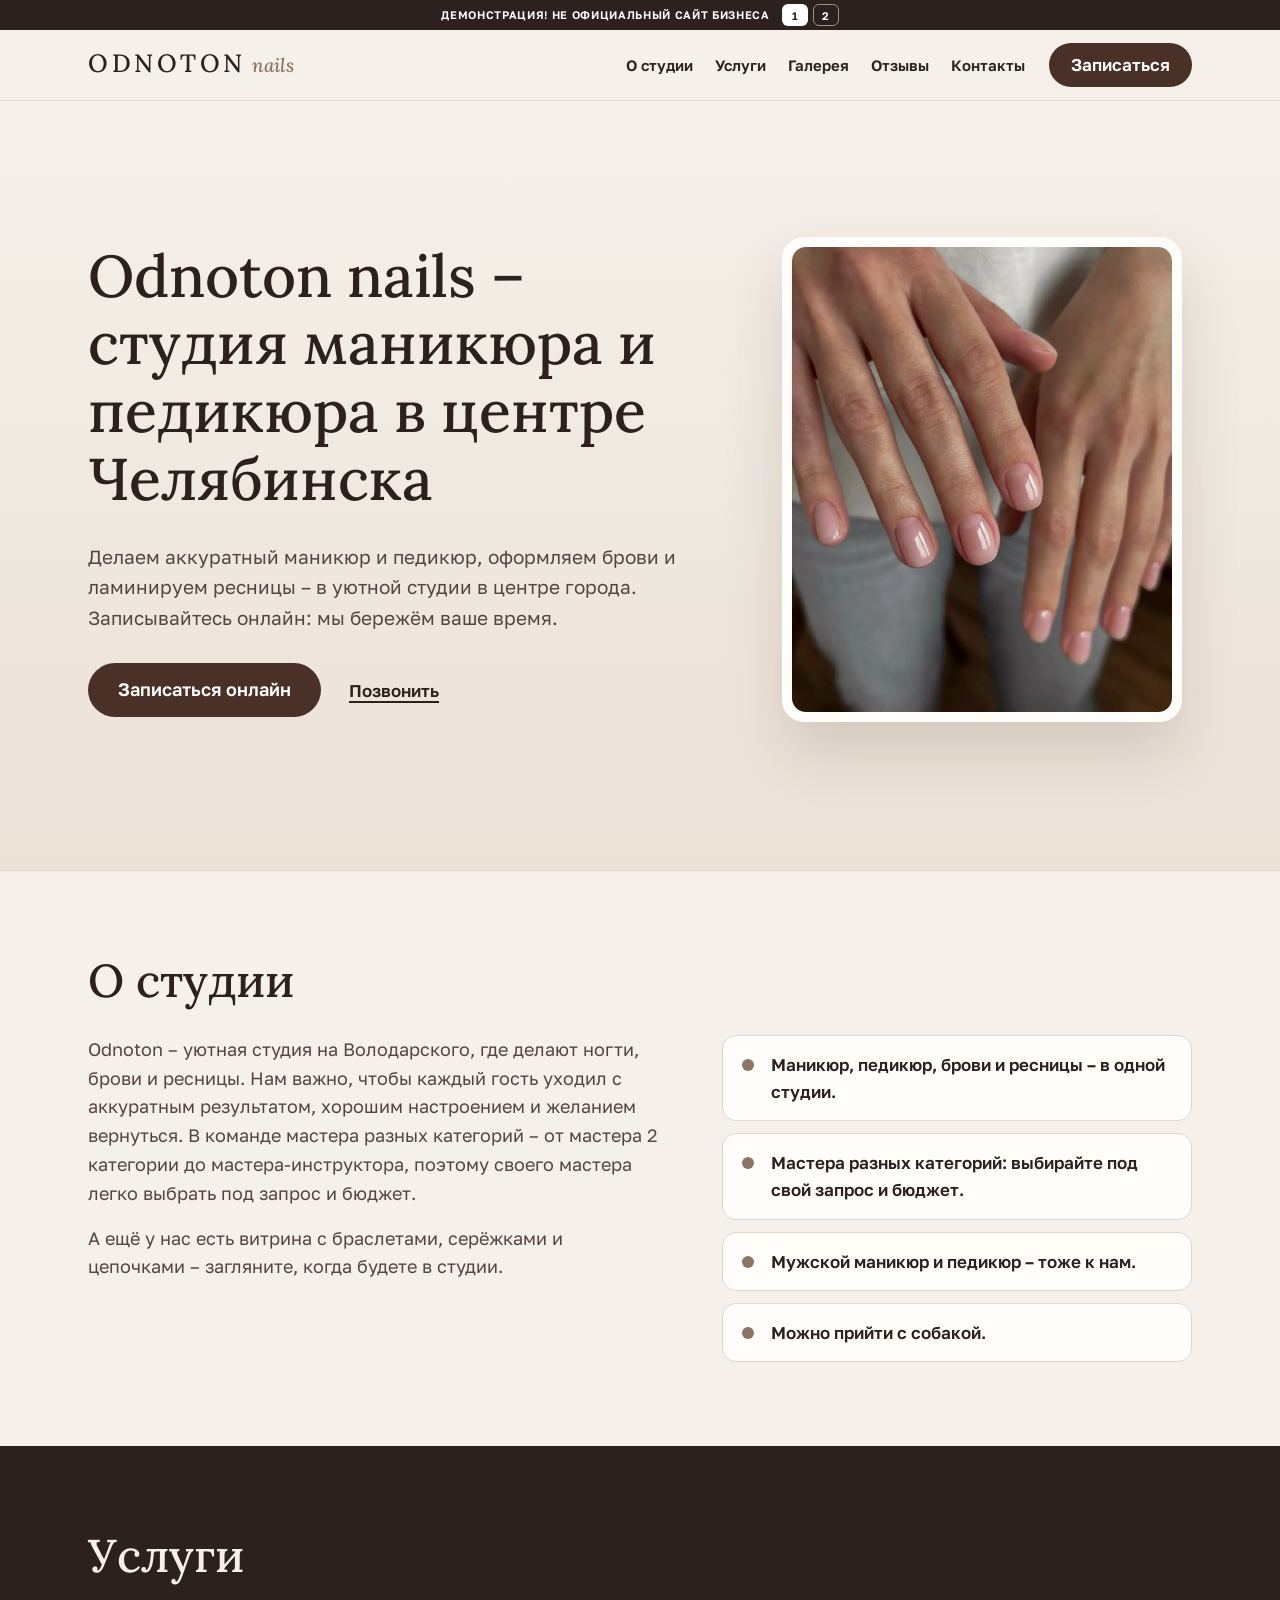
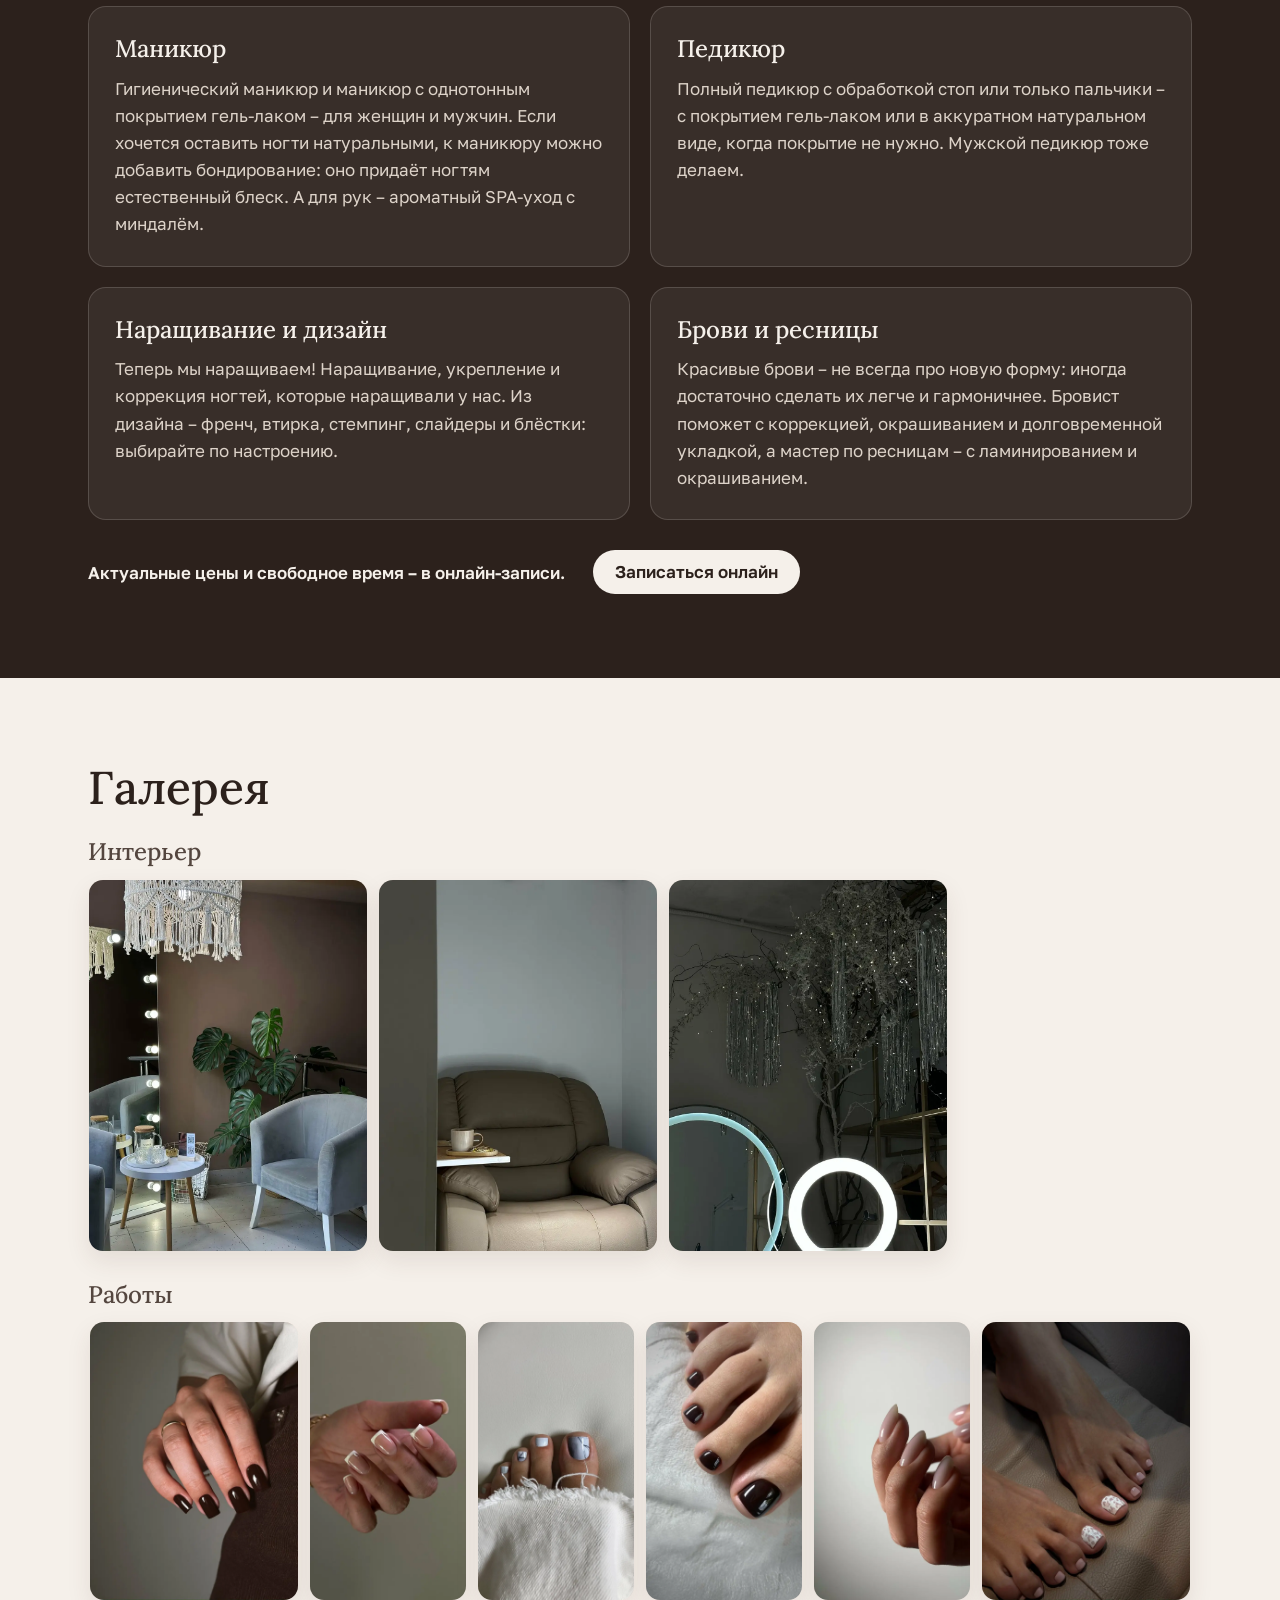
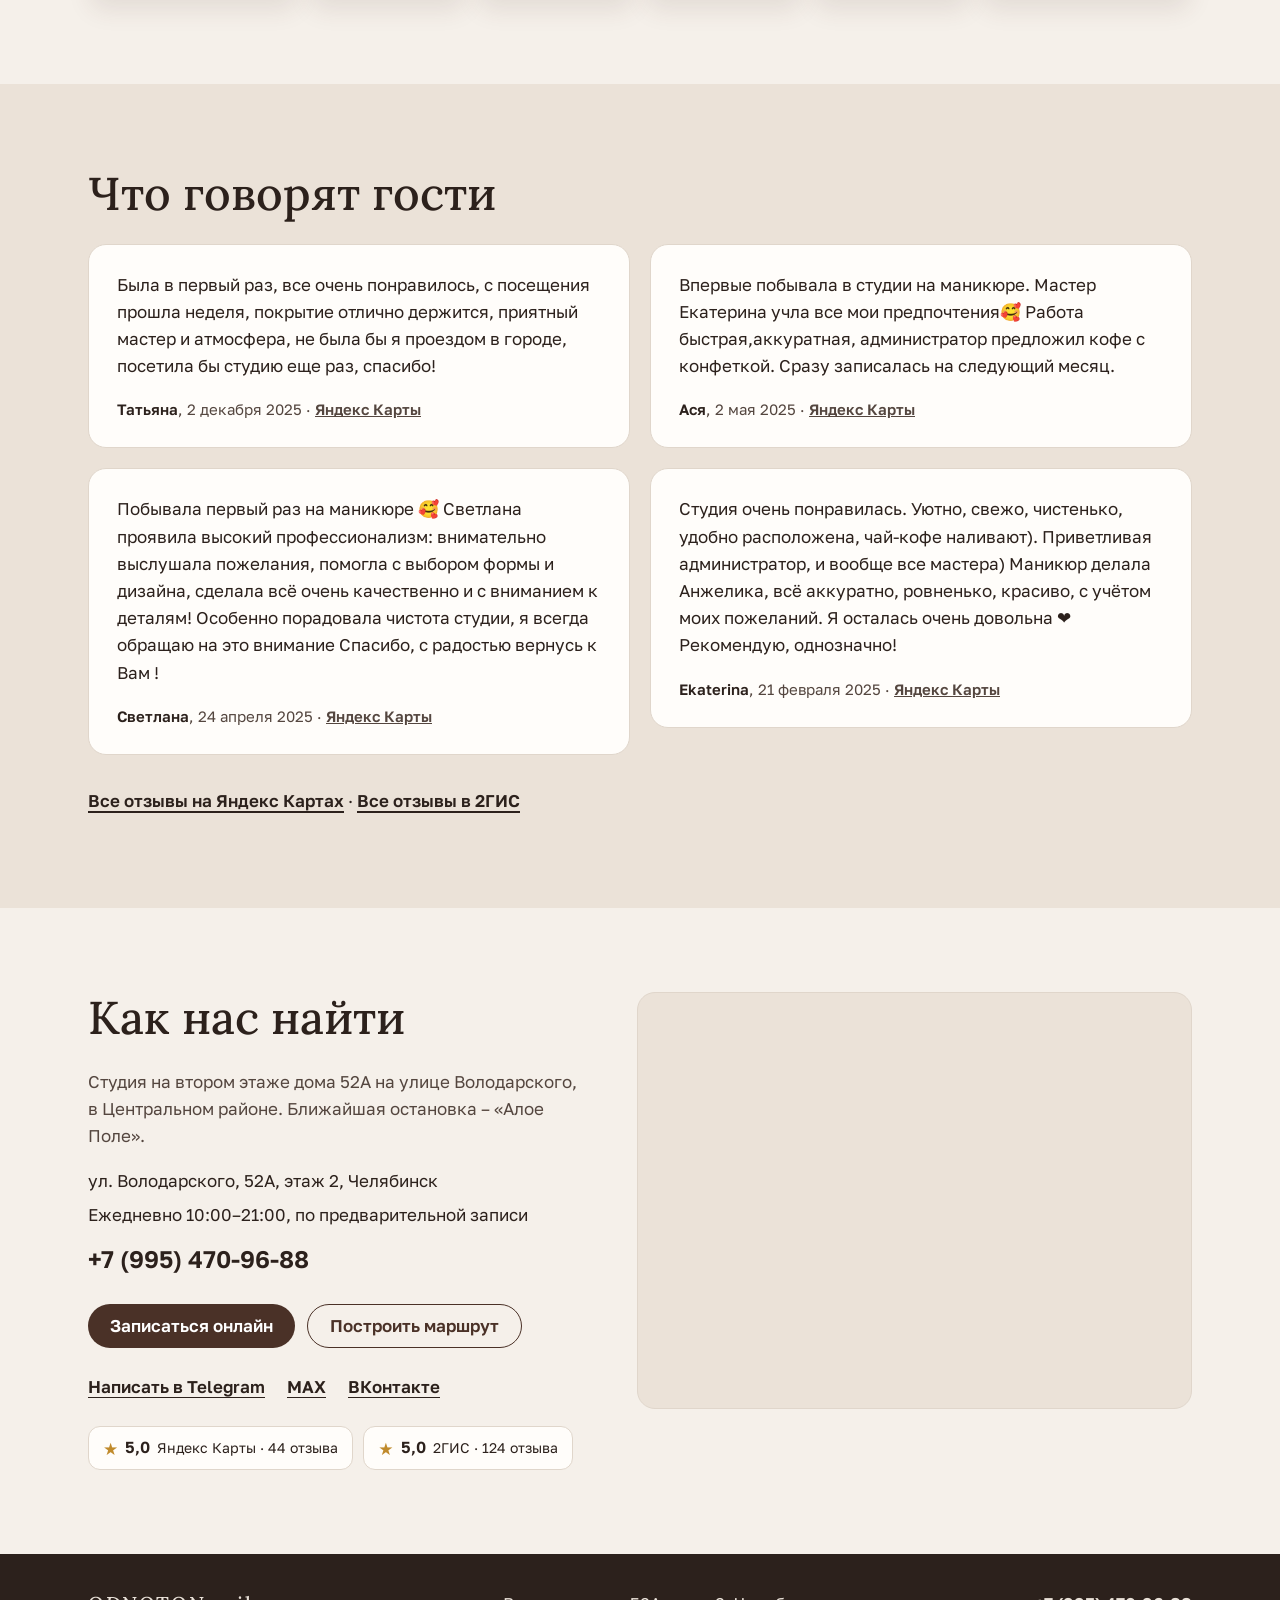
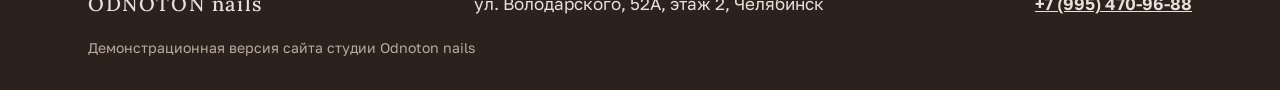
<file: index.html>
<!doctype html>
<html lang="ru">
<head>
<meta charset="utf-8">
<meta name="viewport" content="width=device-width, initial-scale=1.0">
<meta name="robots" content="noindex, nofollow">
<title>Odnoton nails · студия маникюра и педикюра в Челябинске</title>
<meta name="description" content="Odnoton nails · студия маникюра и педикюра в центре Челябинска: маникюр, педикюр, наращивание, брови и ресницы. Ул. Володарского, 52А, онлайн-запись.">
<meta name="theme-color" content="#4a3127">

<link rel="icon" sizes="any" href="logos/favicon.ico">
<link rel="icon" type="image/png" sizes="32x32" href="logos/favicon-32x32.png">
<link rel="apple-touch-icon" sizes="180x180" href="logos/apple-touch-icon.png">
<link rel="preload" href="fonts/golos-cyr-400.woff2" as="font" type="font/woff2" crossorigin>
<link rel="preload" href="fonts/lora-cyr-500.woff2" as="font" type="font/woff2" crossorigin>
<link rel="stylesheet" href="css/fonts.css">
<link rel="stylesheet" href="css/styles.css">
</head>
<body>
<div class="fixedtop" id="fixedtop">
  <div class="strip">
    <p class="strip__msg">ДЕМОНСТРАЦИЯ! НЕ ОФИЦИАЛЬНЫЙ САЙТ БИЗНЕСА</p>
    <nav class="strip__ver" aria-label="Версии сайта"><a href="./" aria-current="page">1</a><a href="v2/">2</a></nav>
  </div>
  <header class="bar">
    <div class="bar__in shell">
      <a class="sign" href="#top"><span class="sign__name">ODNOTON</span> <span class="sign__nails">nails</span></a>
      <nav class="nav" aria-label="Разделы">
        <a href="#about">О студии</a>
        <a href="#services">Услуги</a>
        <a href="#gallery">Галерея</a>
        <a href="#reviews">Отзывы</a>
        <a href="#contacts">Контакты</a>
      </nav>
      <a class="btn btn--main bar__cta" href="https://n1072020.yclients.ru/" target="_blank" rel="noopener">Записаться</a>
      <button class="toggle" type="button" aria-expanded="false" aria-controls="drawer" aria-label="Открыть меню"><span class="toggle__lines" aria-hidden="true"></span></button>
    </div>
    <nav class="drawer" id="drawer" aria-label="Меню" hidden>
      <a href="#about">О студии</a>
      <a href="#services">Услуги</a>
      <a href="#gallery">Галерея</a>
      <a href="#reviews">Отзывы</a>
      <a href="#contacts">Контакты</a>
    </nav>
  </header>
</div>
<div class="fixedtop-gap" aria-hidden="true"></div>

<main id="top">
  <section class="hero" aria-labelledby="hero-title">
    <div class="shell hero__grid">
      <div class="hero__copy">
        <h1 id="hero-title">Odnoton nails – студия маникюра и педикюра в центре Челябинска</h1>
        <p class="hero__lead">Делаем аккуратный маникюр и педикюр, оформляем брови и ламинируем ресницы – в уютной студии в центре города. Записывайтесь онлайн: мы бережём ваше время.</p>
        <div class="hero__actions">
          <a class="btn btn--main btn--big" href="https://n1072020.yclients.ru/" target="_blank" rel="noopener">Записаться онлайн</a>
          <a class="link link--strong" href="tel:+79954709688">Позвонить</a>
        </div>
      </div>
      <figure class="hero__photo"><img src="img/w06.webp" alt="Короткие натуральные ногти с нюдово-розовым глянцем" width="982" height="1200" fetchpriority="high" decoding="async"></figure>
    </div>
  </section>

  <section class="block about" id="about" aria-labelledby="about-title">
    <div class="shell about__grid">
      <h2 id="about-title">О студии</h2>
      <div class="about__copy">
        <p>Odnoton – уютная студия на Володарского, где делают ногти, брови и ресницы. Нам важно, чтобы каждый гость уходил с аккуратным результатом, хорошим настроением и желанием вернуться. В команде мастера разных категорий – от мастера 2 категории до мастера-инструктора, поэтому своего мастера легко выбрать под запрос и бюджет.</p>
        <p>А ещё у нас есть витрина с браслетами, серёжками и цепочками – загляните, когда будете в студии.</p>
      </div>
      <ul class="points">
        <li>Маникюр, педикюр, брови и ресницы – в одной студии.</li>
        <li>Мастера разных категорий: выбирайте под свой запрос и бюджет.</li>
        <li>Мужской маникюр и педикюр – тоже к нам.</li>
        <li>Можно прийти с собакой.</li>
      </ul>
    </div>
  </section>

  <section class="block services" id="services" aria-labelledby="services-title">
    <div class="shell">
      <h2 id="services-title">Услуги</h2>
      <ul class="cards">
        <li class="card"><h3>Маникюр</h3><p>Гигиенический маникюр и маникюр с однотонным покрытием гель-лаком – для женщин и мужчин. Если хочется оставить ногти натуральными, к маникюру можно добавить бондирование: оно придаёт ногтям естественный блеск. А для рук – ароматный SPA-уход с миндалём.</p></li>
        <li class="card"><h3>Педикюр</h3><p>Полный педикюр с обработкой стоп или только пальчики – с покрытием гель-лаком или в аккуратном натуральном виде, когда покрытие не нужно. Мужской педикюр тоже делаем.</p></li>
        <li class="card"><h3>Наращивание и дизайн</h3><p>Теперь мы наращиваем! Наращивание, укрепление и коррекция ногтей, которые наращивали у нас. Из дизайна – френч, втирка, стемпинг, слайдеры и блёстки: выбирайте по настроению.</p></li>
        <li class="card"><h3>Брови и ресницы</h3><p>Красивые брови – не всегда про новую форму: иногда достаточно сделать их легче и гармоничнее. Бровист поможет с коррекцией, окрашиванием и долговременной укладкой, а мастер по ресницам – с ламинированием и окрашиванием.</p></li>
      </ul>
      <div class="services__after">
        <p>Актуальные цены и свободное время – в онлайн-записи.</p>
        <a class="btn btn--main" href="https://n1072020.yclients.ru/" target="_blank" rel="noopener">Записаться онлайн</a>
      </div>
    </div>
  </section>

  <section class="block gallery" id="gallery" aria-labelledby="gallery-title">
    <div class="shell">
      <h2 id="gallery-title">Галерея</h2>
      <h3 class="gallery__sub">Интерьер</h3>
      <ul class="jrow jrow--place">
        <li class="jrow__item" style="--r:0.7500"><img src="img/i01.webp" alt="Зона ожидания: макраме-люстра, зеркало с лампами, монстера и серые кресла" width="900" height="1200" loading="lazy" decoding="async"></li>
        <li class="jrow__item" style="--r:0.7500"><img src="img/i02.webp" alt="Коричневое кожаное кресло для педикюра и чашка на белой полке" width="900" height="1200" loading="lazy" decoding="async"></li>
        <li class="jrow__item" style="--r:0.7500"><img src="img/i03.webp" alt="Белые ветки с гирляндой, круглое зеркало с голубой подсветкой и кольцевая лампа" width="900" height="1200" loading="lazy" decoding="async"></li>
      </ul>
      <h3 class="gallery__sub">Работы</h3>
      <ul class="jrow jrow--works">
        <li class="jrow__item" style="--r:0.7500"><img src="img/w01.webp" alt="Глянцевый тёмно-шоколадный маникюр на квадратных ногтях и золотое кольцо" width="900" height="1200" loading="lazy" decoding="async"></li>
        <li class="jrow__item" style="--r:0.5625"><img src="img/w02.webp" alt="Классический френч на квадратных ногтях и золотой браслет" width="675" height="1200" loading="lazy" decoding="async"></li>
        <li class="jrow__item" style="--r:0.5625"><img src="img/w03.webp" alt="Педикюр светлым серо-голубым с мраморным дизайном на большом пальце" width="675" height="1200" loading="lazy" decoding="async"></li>
        <li class="jrow__item" style="--r:0.5625"><img src="img/w05.webp" alt="Педикюр глянцевым тёмно-шоколадным покрытием" width="675" height="1200" loading="lazy" decoding="async"></li>
        <li class="jrow__item" style="--r:0.5625"><img src="img/w07.webp" alt="Длинный миндаль в лилово-бежевом нюде" width="675" height="1200" loading="lazy" decoding="async"></li>
        <li class="jrow__item" style="--r:0.7500"><img src="img/w08.webp" alt="Нюдово-розовый педикюр с леопардовым дизайном на больших пальцах" width="900" height="1200" loading="lazy" decoding="async"></li>
      </ul>
    </div>
  </section>

  <section class="block reviews" id="reviews" aria-labelledby="reviews-title">
    <div class="shell">
      <h2 id="reviews-title">Что говорят гости</h2>
      <div class="reviews__grid">
        <figure class="review">
          <blockquote><p>Была в первый раз, все очень понравилось, с посещения прошла неделя, покрытие отлично держится, приятный мастер и атмосфера, не была бы я проездом в городе, посетила бы студию еще раз, спасибо!</p></blockquote>
          <figcaption><span class="review__name">Татьяна</span>, <time>2 декабря 2025</time> · <a href="https://yandex.com/maps/org/odnoton/241678157441/reviews/" target="_blank" rel="noopener">Яндекс Карты</a></figcaption>
        </figure>
        <figure class="review">
          <blockquote><p>Впервые побывала в студии на маникюре. Мастер Екатерина учла все мои предпочтения🥰 Работа быстрая,аккуратная, администратор предложил кофе с конфеткой. Сразу записалась на следующий месяц.</p></blockquote>
          <figcaption><span class="review__name">Ася</span>, <time>2 мая 2025</time> · <a href="https://yandex.com/maps/org/odnoton/241678157441/reviews/" target="_blank" rel="noopener">Яндекс Карты</a></figcaption>
        </figure>
        <figure class="review">
          <blockquote><p>Побывала первый раз на маникюре 🥰 Светлана проявила высокий профессионализм: внимательно выслушала пожелания, помогла с выбором формы и дизайна, сделала всё очень качественно и с вниманием к деталям! Особенно порадовала чистота студии, я всегда обращаю на это внимание Спасибо, с радостью вернусь к Вам !</p></blockquote>
          <figcaption><span class="review__name">Светлана</span>, <time>24 апреля 2025</time> · <a href="https://yandex.com/maps/org/odnoton/241678157441/reviews/" target="_blank" rel="noopener">Яндекс Карты</a></figcaption>
        </figure>
        <figure class="review">
          <blockquote><p>Студия очень понравилась. Уютно, свежо, чистенько, удобно расположена, чай-кофе наливают). Приветливая администратор, и вообще все мастера) Маникюр делала Анжелика, всё аккуратно, ровненько, красиво, с учётом моих пожеланий. Я осталась очень довольна ❤️ Рекомендую, однозначно!</p></blockquote>
          <figcaption><span class="review__name">Ekaterina</span>, <time>21 февраля 2025</time> · <a href="https://yandex.com/maps/org/odnoton/241678157441/reviews/" target="_blank" rel="noopener">Яндекс Карты</a></figcaption>
        </figure>
      </div>
      <p class="reviews__all"><a class="link" href="https://yandex.com/maps/org/odnoton/241678157441/reviews/" target="_blank" rel="noopener">Все отзывы на Яндекс Картах</a> · <a class="link" href="https://2gis.ru/chelyabinsk/firm/70000001062032199/tab/reviews" target="_blank" rel="noopener">Все отзывы в 2ГИС</a></p>
    </div>
  </section>

  <section class="block contacts" id="contacts" aria-labelledby="contacts-title">
    <div class="shell contacts__grid">
      <div class="contacts__info">
        <h2 id="contacts-title">Как нас найти</h2>
        <p class="contacts__text">Студия на втором этаже дома 52А на улице Володарского, в Центральном районе. Ближайшая остановка – «Алое Поле».</p>
        <address class="nap">
          <p class="nap__addr">ул. Володарского, 52А, этаж 2, Челябинск</p>
          <p class="nap__hours">Ежедневно 10:00–21:00, по предварительной записи</p>
          <p class="nap__phone"><a href="tel:+79954709688">+7 (995) 470-96-88</a></p>
        </address>
        <div class="contacts__actions">
          <a class="btn btn--main" href="https://n1072020.yclients.ru/" target="_blank" rel="noopener">Записаться онлайн</a>
          <a class="btn btn--line" href="https://yandex.ru/maps/?rtext=~55.159098%2C61.386342&amp;rtt=auto" target="_blank" rel="noopener">Построить маршрут</a>
        </div>
        <ul class="messengers" aria-label="Мессенджеры и соцсети">
          <li><a href="https://t.me/odnoton_nails" target="_blank" rel="noopener">Написать в Telegram</a></li>
          <li><a href="https://max.ru/u/f9LHodD0cOILDPqGywq41IpcS8ZGbB5AzgMk-qd-EidRZAxZUDkzLFovgJs" target="_blank" rel="noopener">MAX</a></li>
          <li><a href="https://vk.com/odnoton_nails" target="_blank" rel="noopener">ВКонтакте</a></li>
        </ul>
        <div class="badges">
          <a class="badge" href="https://yandex.com/maps/org/odnoton/241678157441/reviews/" target="_blank" rel="noopener"><span class="badge__star" aria-hidden="true">★</span><strong>5,0</strong><span>Яндекс Карты · 44 отзыва</span></a>
          <a class="badge" href="https://2gis.ru/chelyabinsk/firm/70000001062032199/tab/reviews" target="_blank" rel="noopener"><span class="badge__star" aria-hidden="true">★</span><strong>5,0</strong><span>2ГИС · 124 отзыва</span></a>
        </div>
      </div>
      <div class="contacts__map" id="map"><iframe src="https://yandex.ru/map-widget/v1/org/odnoton/241678157441/" title="Odnoton nails на карте" loading="lazy" allowfullscreen></iframe></div>
    </div>
  </section>
</main>

<footer class="foot">
  <div class="shell foot__row">
    <p class="foot__name">ODNOTON nails</p>
    <p class="foot__addr">ул. Володарского, 52А, этаж 2, Челябинск</p>
    <p><a class="foot__phone" href="tel:+79954709688">+7 (995) 470-96-88</a></p>
  </div>
  <div class="shell"><p class="foot__demo">Демонстрационная версия сайта студии Odnoton nails</p></div>
</footer>

<script src="js/chrome.js" defer></script>
</body>
</html>
</file>
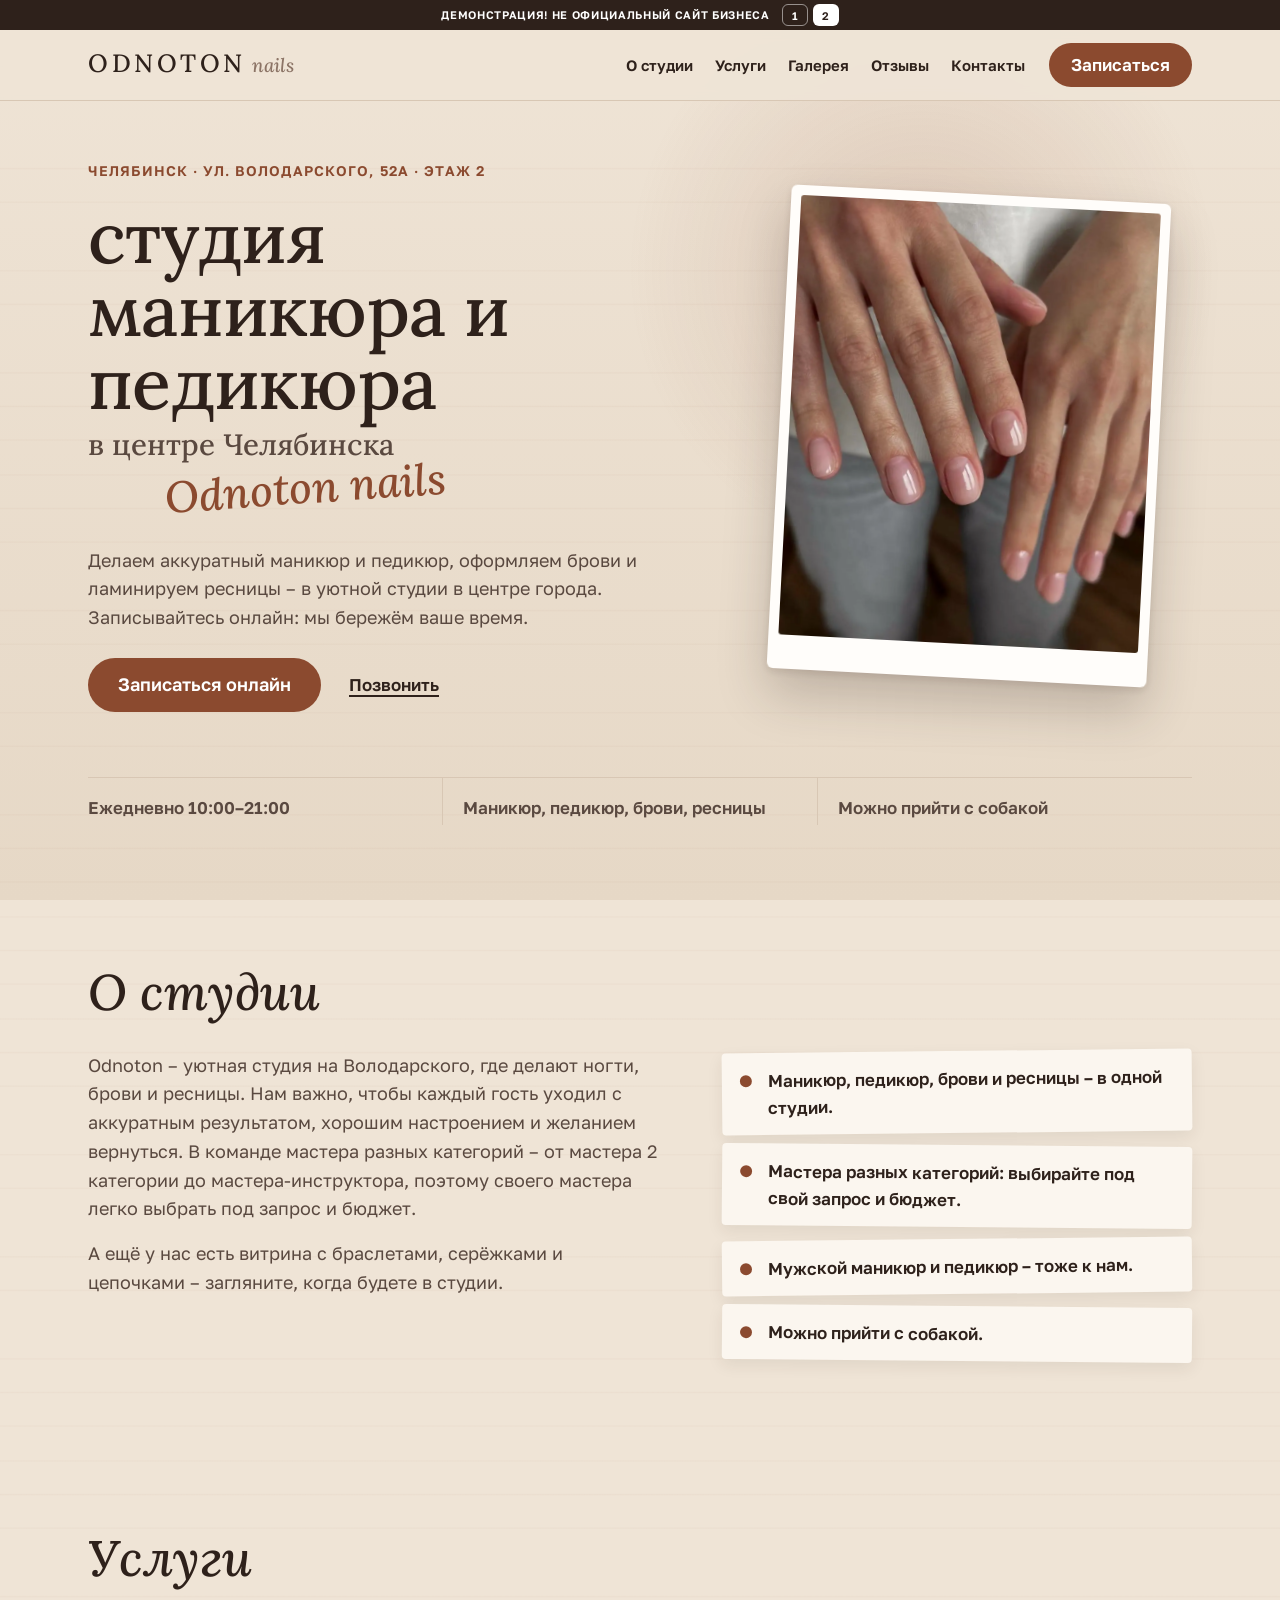
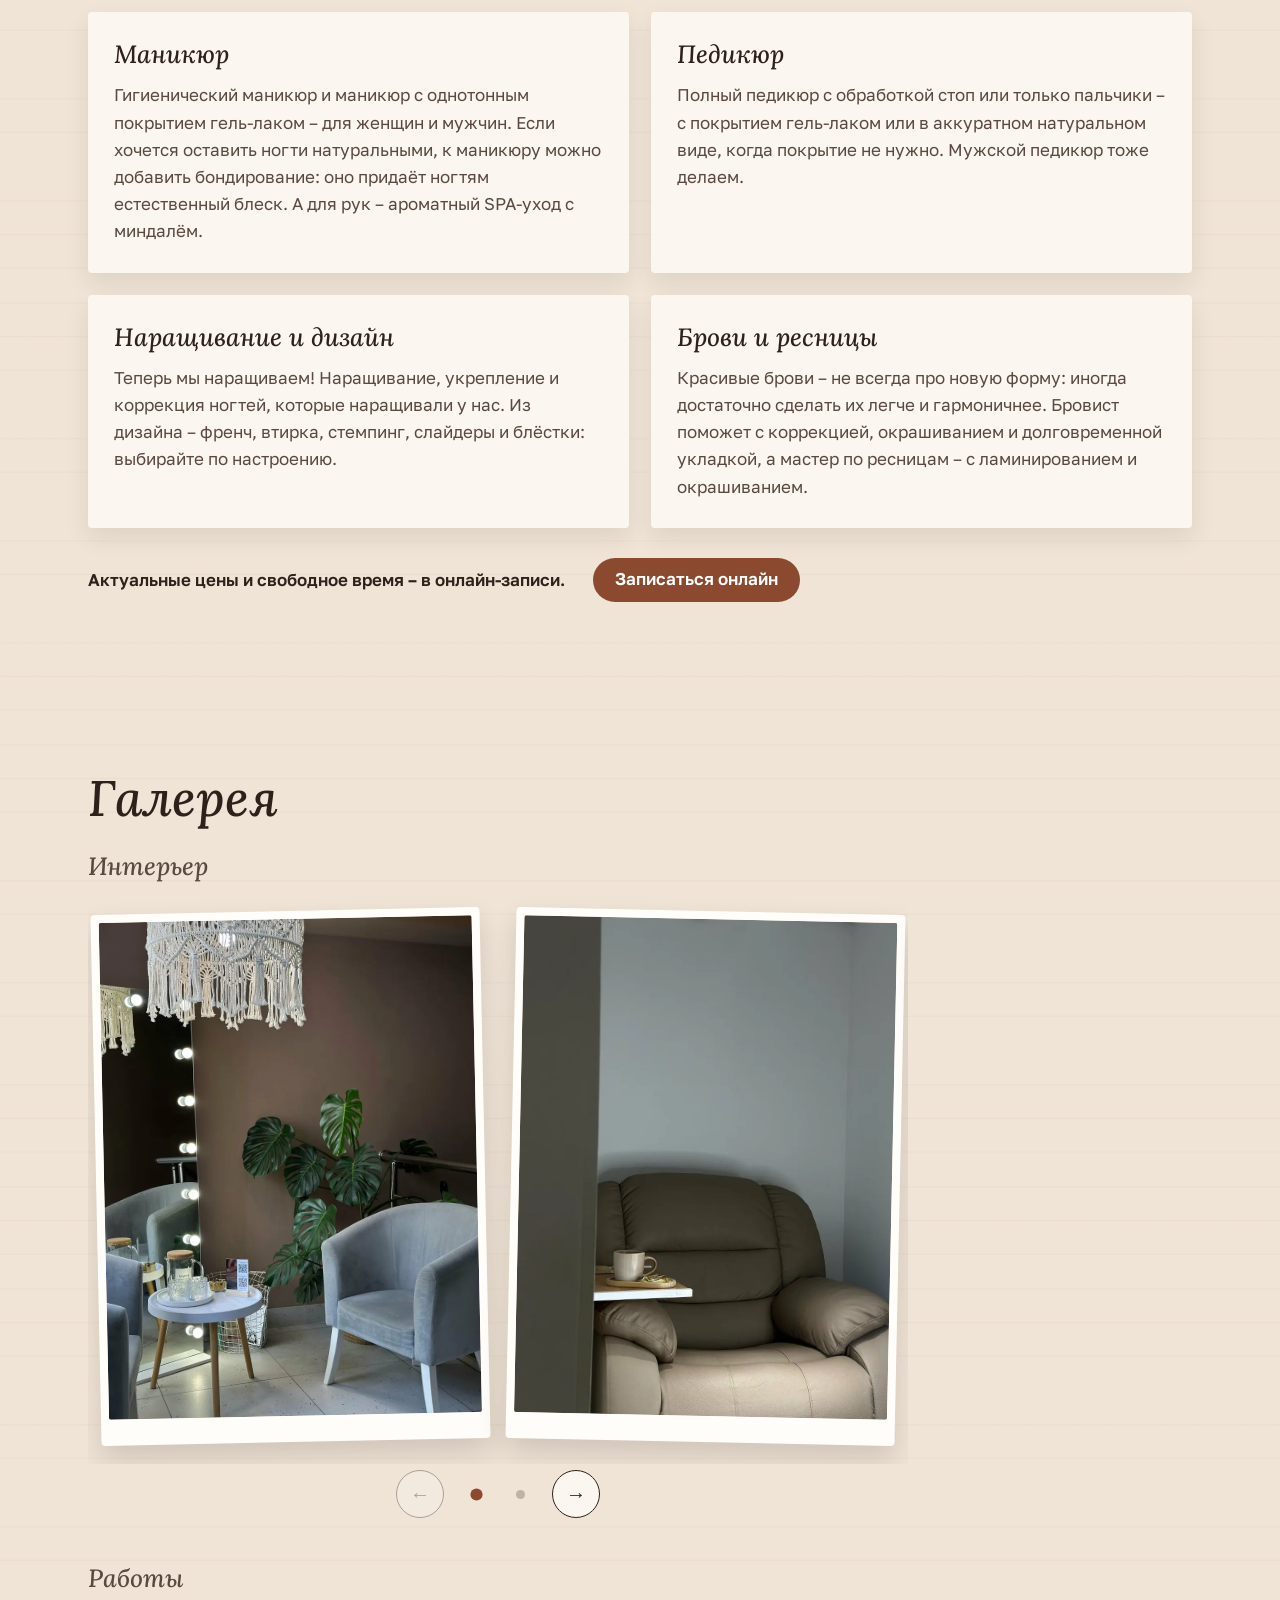
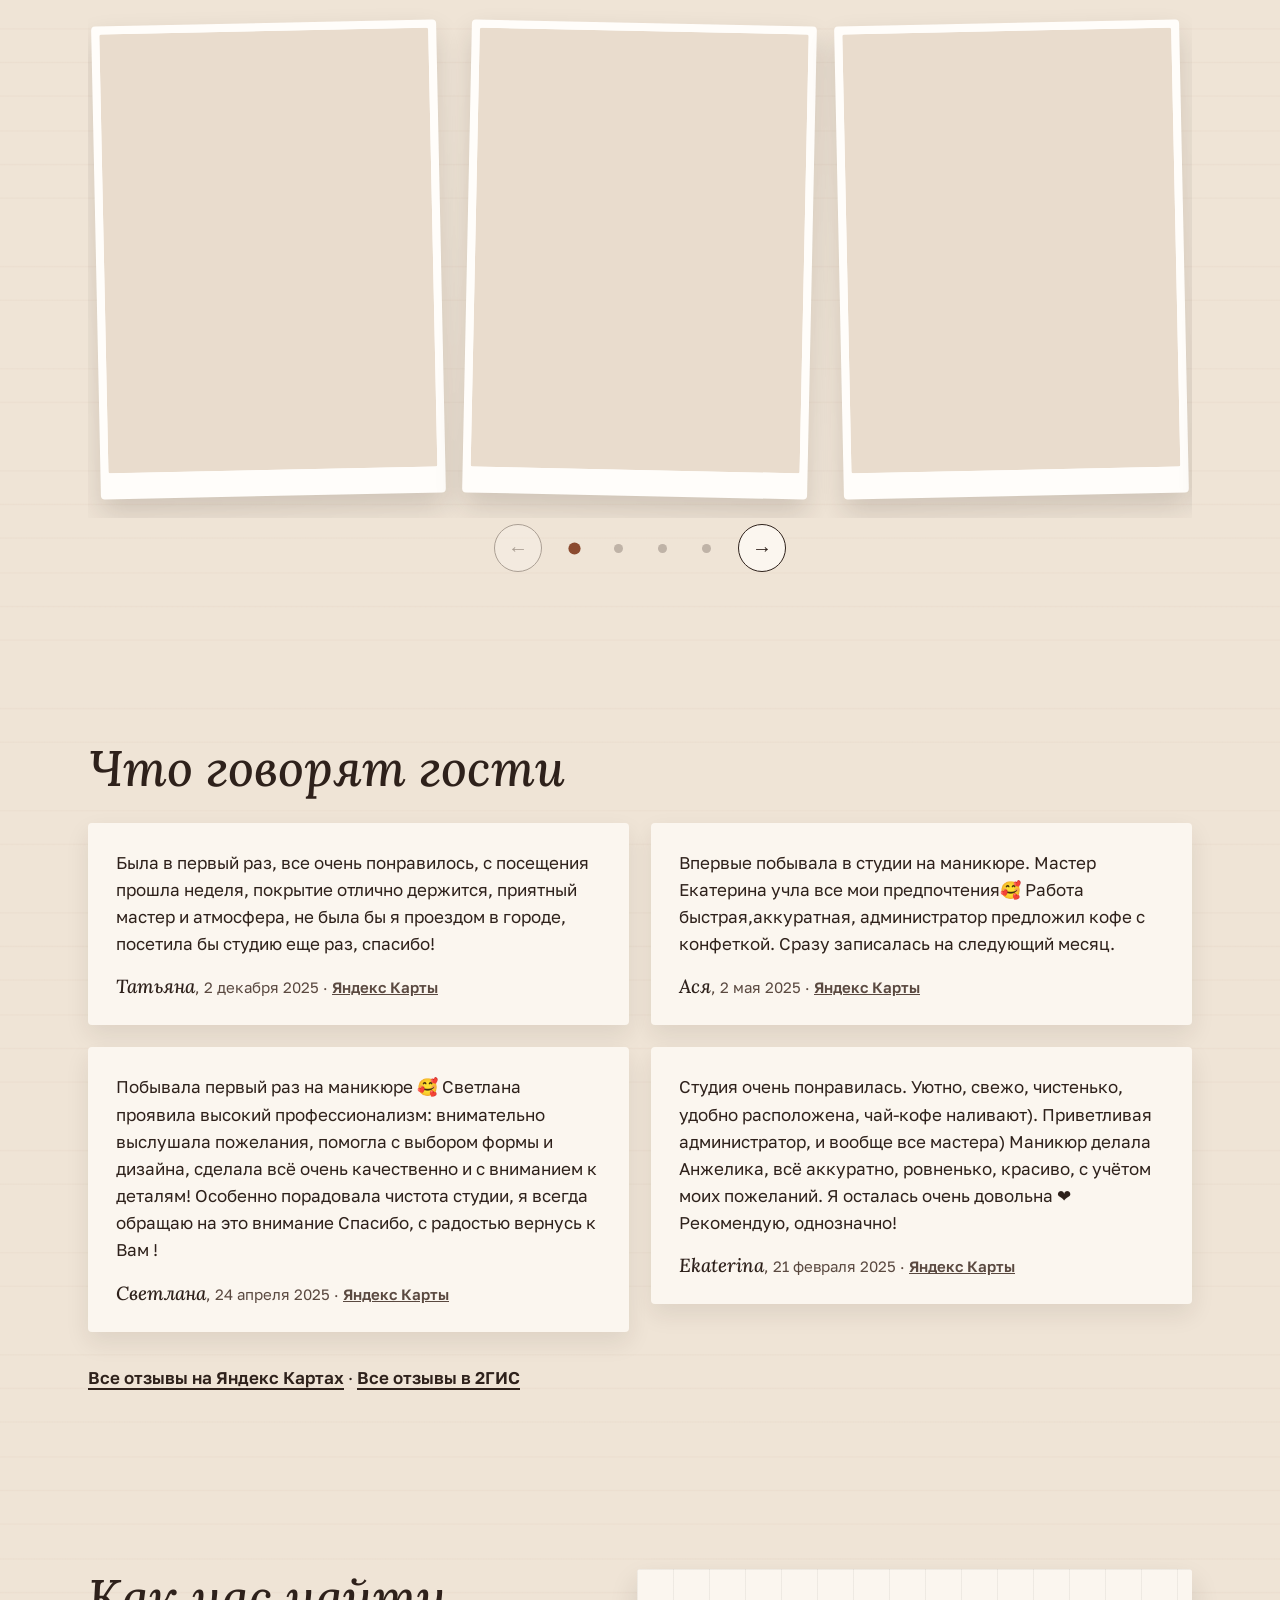
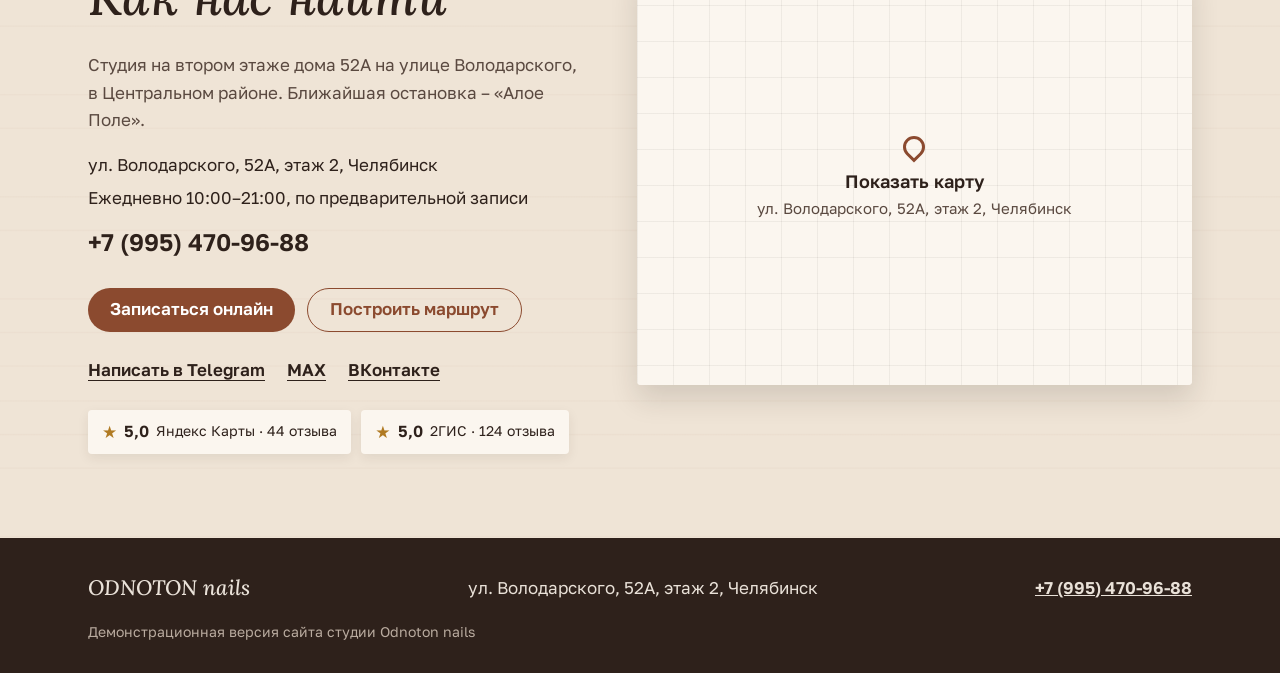
<file: v2/index.html>
<!doctype html>
<html lang="ru">
<head>
<meta charset="utf-8">
<meta name="viewport" content="width=device-width, initial-scale=1.0">
<meta name="robots" content="noindex, nofollow">
<title>Odnoton nails · студия маникюра и педикюра в Челябинске</title>
<meta name="description" content="Odnoton nails · студия маникюра и педикюра в центре Челябинска: маникюр, педикюр, наращивание, брови и ресницы. Ул. Володарского, 52А, онлайн-запись.">
<meta name="theme-color" content="#4a3127">

<link rel="icon" sizes="any" href="../logos/favicon.ico">
<link rel="icon" type="image/png" sizes="32x32" href="../logos/favicon-32x32.png">
<link rel="apple-touch-icon" sizes="180x180" href="../logos/apple-touch-icon.png">
<link rel="preload" href="../fonts/golos-cyr-400.woff2" as="font" type="font/woff2" crossorigin>
<link rel="preload" href="../fonts/lora-cyr-500-italic.woff2" as="font" type="font/woff2" crossorigin>
<link rel="stylesheet" href="../css/fonts.css">
<link rel="stylesheet" href="../css/v2.css">
<script>if (!matchMedia('(prefers-reduced-motion: reduce)').matches) document.documentElement.classList.add('is-moving');</script>
</head>
<body>
<div class="spot" aria-hidden="true"></div>
<div class="fixedtop" id="fixedtop">
  <div class="strip">
    <p class="strip__msg">ДЕМОНСТРАЦИЯ! НЕ ОФИЦИАЛЬНЫЙ САЙТ БИЗНЕСА</p>
    <nav class="strip__ver" aria-label="Версии сайта"><a href="../">1</a><a href="./" aria-current="page">2</a></nav>
  </div>
  <header class="bar">
    <div class="bar__in shell">
      <a class="sign" href="#top"><span class="sign__name">ODNOTON</span> <span class="sign__nails">nails</span></a>
      <nav class="nav" aria-label="Разделы">
        <a href="#about">О студии</a>
        <a href="#services">Услуги</a>
        <a href="#gallery">Галерея</a>
        <a href="#reviews">Отзывы</a>
        <a href="#contacts">Контакты</a>
      </nav>
      <a class="btn btn--main bar__cta" href="https://n1072020.yclients.ru/" target="_blank" rel="noopener">Записаться</a>
      <button class="toggle" type="button" aria-expanded="false" aria-controls="drawer" aria-label="Открыть меню"><span class="toggle__lines" aria-hidden="true"></span></button>
    </div>
    <nav class="drawer" id="drawer" aria-label="Меню" hidden>
      <a href="#about">О студии</a>
      <a href="#services">Услуги</a>
      <a href="#gallery">Галерея</a>
      <a href="#reviews">Отзывы</a>
      <a href="#contacts">Контакты</a>
    </nav>
  </header>
</div>
<div class="fixedtop-gap" aria-hidden="true"></div>

<main id="top">
  <section class="board" aria-labelledby="hero-title">
    <div class="shell board__grid">
      <div class="board__copy">
        <p class="brow">Челябинск · ул. Володарского, 52А · этаж 2</p>
        <h1 id="hero-title" class="board__title"><span class="board__note">Odnoton nails</span><span class="sr-dash"> – </span><span class="board__service">студия маникюра и педикюра</span> <span class="board__where">в центре Челябинска</span></h1>
        <p class="board__line">Делаем аккуратный маникюр и педикюр, оформляем брови и ламинируем ресницы – в уютной студии в центре города. Записывайтесь онлайн: мы бережём ваше время.</p>
        <div class="board__actions">
          <a class="btn btn--main btn--big" href="https://n1072020.yclients.ru/" target="_blank" rel="noopener">Записаться онлайн</a>
          <a class="link" href="tel:+79954709688">Позвонить</a>
        </div>
      </div>
      <figure class="board__photo"><div class="tilt"><img src="../img/w06.webp" alt="Короткие натуральные ногти с нюдово-розовым глянцем" width="982" height="1200" fetchpriority="high" decoding="async"></div></figure>
      <ul class="facts">
        <li>Ежедневно 10:00–21:00</li>
        <li>Маникюр, педикюр, брови, ресницы</li>
        <li>Можно прийти с собакой</li>
      </ul>
    </div>
  </section>

  <section class="block about" id="about" aria-labelledby="about-title">
    <div class="shell about__grid">
      <h2 id="about-title">О студии</h2>
      <div class="about__copy">
        <p>Odnoton – уютная студия на Володарского, где делают ногти, брови и ресницы. Нам важно, чтобы каждый гость уходил с аккуратным результатом, хорошим настроением и желанием вернуться. В команде мастера разных категорий – от мастера 2 категории до мастера-инструктора, поэтому своего мастера легко выбрать под запрос и бюджет.</p>
        <p>А ещё у нас есть витрина с браслетами, серёжками и цепочками – загляните, когда будете в студии.</p>
      </div>
      <ul class="points">
        <li>Маникюр, педикюр, брови и ресницы – в одной студии.</li>
        <li>Мастера разных категорий: выбирайте под свой запрос и бюджет.</li>
        <li>Мужской маникюр и педикюр – тоже к нам.</li>
        <li>Можно прийти с собакой.</li>
      </ul>
    </div>
  </section>

  <section class="block services" id="services" aria-labelledby="services-title">
    <div class="shell">
      <h2 id="services-title">Услуги</h2>
      <ul class="cards">
        <li class="card"><h3>Маникюр</h3><p>Гигиенический маникюр и маникюр с однотонным покрытием гель-лаком – для женщин и мужчин. Если хочется оставить ногти натуральными, к маникюру можно добавить бондирование: оно придаёт ногтям естественный блеск. А для рук – ароматный SPA-уход с миндалём.</p></li>
        <li class="card"><h3>Педикюр</h3><p>Полный педикюр с обработкой стоп или только пальчики – с покрытием гель-лаком или в аккуратном натуральном виде, когда покрытие не нужно. Мужской педикюр тоже делаем.</p></li>
        <li class="card"><h3>Наращивание и дизайн</h3><p>Теперь мы наращиваем! Наращивание, укрепление и коррекция ногтей, которые наращивали у нас. Из дизайна – френч, втирка, стемпинг, слайдеры и блёстки: выбирайте по настроению.</p></li>
        <li class="card"><h3>Брови и ресницы</h3><p>Красивые брови – не всегда про новую форму: иногда достаточно сделать их легче и гармоничнее. Бровист поможет с коррекцией, окрашиванием и долговременной укладкой, а мастер по ресницам – с ламинированием и окрашиванием.</p></li>
      </ul>
      <div class="services__after">
        <p>Актуальные цены и свободное время – в онлайн-записи.</p>
        <a class="btn btn--main" href="https://n1072020.yclients.ru/" target="_blank" rel="noopener">Записаться онлайн</a>
      </div>
    </div>
  </section>

  <section class="block gallery" id="gallery" aria-labelledby="gallery-title">
    <div class="shell">
      <h2 id="gallery-title">Галерея</h2>
      <div class="gallery__group">
        <h3 class="gallery__sub" id="gallery-place">Интерьер</h3>
        <div class="reel reel--place" id="reel-place" role="region" aria-roledescription="карусель" aria-labelledby="gallery-place">
        <ul class="reel__track" tabindex="0" aria-labelledby="gallery-place">
          <li class="reel__slide" role="group" aria-roledescription="слайд" aria-label="1 из 3"><figure class="shot"><img src="../img/i01.webp" alt="Зона ожидания: макраме-люстра, зеркало с лампами, монстера и серые кресла" width="900" height="1200" loading="lazy" decoding="async"></figure></li>
          <li class="reel__slide" role="group" aria-roledescription="слайд" aria-label="2 из 3"><figure class="shot"><img src="../img/i02.webp" alt="Коричневое кожаное кресло для педикюра и чашка на белой полке" width="900" height="1200" loading="lazy" decoding="async"></figure></li>
          <li class="reel__slide" role="group" aria-roledescription="слайд" aria-label="3 из 3"><figure class="shot"><img src="../img/i03.webp" alt="Белые ветки с гирляндой, круглое зеркало с голубой подсветкой и кольцевая лампа" width="900" height="1200" loading="lazy" decoding="async"></figure></li>
        </ul>
        <div class="reel__controls">
          <button class="reel__arrow reel__arrow--prev" type="button" aria-label="Предыдущее фото"><span aria-hidden="true">←</span></button>
          <div class="reel__dots">
            <button class="reel__dot" type="button" aria-label="Фото 1"></button>
            <button class="reel__dot" type="button" aria-label="Фото 2"></button>
            <button class="reel__dot" type="button" aria-label="Фото 3"></button>
          </div>
          <button class="reel__arrow reel__arrow--next" type="button" aria-label="Следующее фото"><span aria-hidden="true">→</span></button>
        </div>
        </div>
      </div>
      <div class="gallery__group">
        <h3 class="gallery__sub" id="gallery-works">Работы</h3>
        <div class="reel reel--works" id="reel-works" role="region" aria-roledescription="карусель" aria-labelledby="gallery-works">
        <ul class="reel__track" tabindex="0" aria-labelledby="gallery-works">
          <li class="reel__slide" role="group" aria-roledescription="слайд" aria-label="1 из 6"><figure class="shot"><img src="../img/w01.webp" alt="Глянцевый тёмно-шоколадный маникюр на квадратных ногтях и золотое кольцо" width="900" height="1200" loading="lazy" decoding="async"></figure></li>
          <li class="reel__slide" role="group" aria-roledescription="слайд" aria-label="2 из 6"><figure class="shot"><img src="../img/w02.webp" alt="Классический френч на квадратных ногтях и золотой браслет" width="675" height="1200" loading="lazy" decoding="async"></figure></li>
          <li class="reel__slide" role="group" aria-roledescription="слайд" aria-label="3 из 6"><figure class="shot"><img src="../img/w03.webp" alt="Педикюр светлым серо-голубым с мраморным дизайном на большом пальце" width="675" height="1200" loading="lazy" decoding="async"></figure></li>
          <li class="reel__slide" role="group" aria-roledescription="слайд" aria-label="4 из 6"><figure class="shot"><img src="../img/w05.webp" alt="Педикюр глянцевым тёмно-шоколадным покрытием" width="675" height="1200" loading="lazy" decoding="async"></figure></li>
          <li class="reel__slide" role="group" aria-roledescription="слайд" aria-label="5 из 6"><figure class="shot"><img src="../img/w07.webp" alt="Длинный миндаль в лилово-бежевом нюде" width="675" height="1200" loading="lazy" decoding="async"></figure></li>
          <li class="reel__slide" role="group" aria-roledescription="слайд" aria-label="6 из 6"><figure class="shot"><img src="../img/w08.webp" alt="Нюдово-розовый педикюр с леопардовым дизайном на больших пальцах" width="900" height="1200" loading="lazy" decoding="async"></figure></li>
        </ul>
        <div class="reel__controls">
          <button class="reel__arrow reel__arrow--prev" type="button" aria-label="Предыдущее фото"><span aria-hidden="true">←</span></button>
          <div class="reel__dots">
            <button class="reel__dot" type="button" aria-label="Фото 1"></button>
            <button class="reel__dot" type="button" aria-label="Фото 2"></button>
            <button class="reel__dot" type="button" aria-label="Фото 3"></button>
            <button class="reel__dot" type="button" aria-label="Фото 4"></button>
            <button class="reel__dot" type="button" aria-label="Фото 5"></button>
            <button class="reel__dot" type="button" aria-label="Фото 6"></button>
          </div>
          <button class="reel__arrow reel__arrow--next" type="button" aria-label="Следующее фото"><span aria-hidden="true">→</span></button>
        </div>
        </div>
      </div>
    </div>
  </section>

  <section class="block reviews" id="reviews" aria-labelledby="reviews-title">
    <div class="shell">
      <h2 id="reviews-title">Что говорят гости</h2>
      <div class="reviews__grid">
        <figure class="review">
          <blockquote><p>Была в первый раз, все очень понравилось, с посещения прошла неделя, покрытие отлично держится, приятный мастер и атмосфера, не была бы я проездом в городе, посетила бы студию еще раз, спасибо!</p></blockquote>
          <figcaption><span class="review__name">Татьяна</span>, <time>2 декабря 2025</time> · <a href="https://yandex.com/maps/org/odnoton/241678157441/reviews/" target="_blank" rel="noopener">Яндекс Карты</a></figcaption>
        </figure>
        <figure class="review">
          <blockquote><p>Впервые побывала в студии на маникюре. Мастер Екатерина учла все мои предпочтения🥰 Работа быстрая,аккуратная, администратор предложил кофе с конфеткой. Сразу записалась на следующий месяц.</p></blockquote>
          <figcaption><span class="review__name">Ася</span>, <time>2 мая 2025</time> · <a href="https://yandex.com/maps/org/odnoton/241678157441/reviews/" target="_blank" rel="noopener">Яндекс Карты</a></figcaption>
        </figure>
        <figure class="review">
          <blockquote><p>Побывала первый раз на маникюре 🥰 Светлана проявила высокий профессионализм: внимательно выслушала пожелания, помогла с выбором формы и дизайна, сделала всё очень качественно и с вниманием к деталям! Особенно порадовала чистота студии, я всегда обращаю на это внимание Спасибо, с радостью вернусь к Вам !</p></blockquote>
          <figcaption><span class="review__name">Светлана</span>, <time>24 апреля 2025</time> · <a href="https://yandex.com/maps/org/odnoton/241678157441/reviews/" target="_blank" rel="noopener">Яндекс Карты</a></figcaption>
        </figure>
        <figure class="review">
          <blockquote><p>Студия очень понравилась. Уютно, свежо, чистенько, удобно расположена, чай-кофе наливают). Приветливая администратор, и вообще все мастера) Маникюр делала Анжелика, всё аккуратно, ровненько, красиво, с учётом моих пожеланий. Я осталась очень довольна ❤️ Рекомендую, однозначно!</p></blockquote>
          <figcaption><span class="review__name">Ekaterina</span>, <time>21 февраля 2025</time> · <a href="https://yandex.com/maps/org/odnoton/241678157441/reviews/" target="_blank" rel="noopener">Яндекс Карты</a></figcaption>
        </figure>
      </div>
      <p class="reviews__all"><a class="link" href="https://yandex.com/maps/org/odnoton/241678157441/reviews/" target="_blank" rel="noopener">Все отзывы на Яндекс Картах</a> · <a class="link" href="https://2gis.ru/chelyabinsk/firm/70000001062032199/tab/reviews" target="_blank" rel="noopener">Все отзывы в 2ГИС</a></p>
    </div>
  </section>

  <section class="block contacts" id="contacts" aria-labelledby="contacts-title">
    <div class="shell contacts__grid">
      <div class="contacts__info">
        <h2 id="contacts-title">Как нас найти</h2>
        <p class="contacts__text">Студия на втором этаже дома 52А на улице Володарского, в Центральном районе. Ближайшая остановка – «Алое Поле».</p>
        <address class="nap">
          <p class="nap__addr">ул. Володарского, 52А, этаж 2, Челябинск</p>
          <p class="nap__hours">Ежедневно 10:00–21:00, по предварительной записи</p>
          <p class="nap__phone"><a href="tel:+79954709688">+7 (995) 470-96-88</a></p>
        </address>
        <div class="contacts__actions">
          <a class="btn btn--main" href="https://n1072020.yclients.ru/" target="_blank" rel="noopener">Записаться онлайн</a>
          <a class="btn btn--line" href="https://yandex.ru/maps/?rtext=~55.159098%2C61.386342&amp;rtt=auto" target="_blank" rel="noopener">Построить маршрут</a>
        </div>
        <ul class="messengers" aria-label="Мессенджеры и соцсети">
          <li><a href="https://t.me/odnoton_nails" target="_blank" rel="noopener">Написать в Telegram</a></li>
          <li><a href="https://max.ru/u/f9LHodD0cOILDPqGywq41IpcS8ZGbB5AzgMk-qd-EidRZAxZUDkzLFovgJs" target="_blank" rel="noopener">MAX</a></li>
          <li><a href="https://vk.com/odnoton_nails" target="_blank" rel="noopener">ВКонтакте</a></li>
        </ul>
        <div class="badges">
          <a class="badge" href="https://yandex.com/maps/org/odnoton/241678157441/reviews/" target="_blank" rel="noopener"><span class="badge__star" aria-hidden="true">★</span><strong>5,0</strong><span>Яндекс Карты · 44 отзыва</span></a>
          <a class="badge" href="https://2gis.ru/chelyabinsk/firm/70000001062032199/tab/reviews" target="_blank" rel="noopener"><span class="badge__star" aria-hidden="true">★</span><strong>5,0</strong><span>2ГИС · 124 отзыва</span></a>
        </div>
      </div>
      <div class="contacts__map" id="map"><button class="map-stub" type="button" data-map="https://yandex.ru/map-widget/v1/org/odnoton/241678157441/"><span class="map-stub__pin" aria-hidden="true"></span><span class="map-stub__label">Показать карту</span><span class="map-stub__addr">ул. Володарского, 52А, этаж 2, Челябинск</span></button></div>
    </div>
  </section>
</main>

<footer class="foot">
  <div class="shell foot__row">
    <p class="foot__name">ODNOTON nails</p>
    <p class="foot__addr">ул. Володарского, 52А, этаж 2, Челябинск</p>
    <p><a class="foot__phone" href="tel:+79954709688">+7 (995) 470-96-88</a></p>
  </div>
  <div class="shell"><p class="foot__demo">Демонстрационная версия сайта студии Odnoton nails</p></div>
</footer>

<script src="../js/chrome.js" defer></script>
<script src="../js/board.js" defer></script>
</body>
</html>
</file>
<file: css/fonts.css>
/* Golos Text (body) and Lora (display), self-hosted, cyrillic + latin subsets */
@font-face { font-family: "Golos Text"; font-style: normal; font-weight: 400; font-display: swap; src: url("../fonts/golos-cyr-400.woff2") format("woff2"); unicode-range: U+0301, U+0400-045F, U+0490-0491, U+04B0-04B1, U+2116; }
@font-face { font-family: "Golos Text"; font-style: normal; font-weight: 400; font-display: swap; src: url("../fonts/golos-lat-400.woff2") format("woff2"); unicode-range: U+0000-00FF, U+0131, U+0152-0153, U+02BB-02BC, U+02C6, U+02DA, U+02DC, U+2000-206F, U+20AC, U+2122, U+2191, U+2193, U+2212, U+2215, U+FEFF, U+FFFD; }
@font-face { font-family: "Golos Text"; font-style: normal; font-weight: 600; font-display: swap; src: url("../fonts/golos-cyr-600.woff2") format("woff2"); unicode-range: U+0301, U+0400-045F, U+0490-0491, U+04B0-04B1, U+2116; }
@font-face { font-family: "Golos Text"; font-style: normal; font-weight: 600; font-display: swap; src: url("../fonts/golos-lat-600.woff2") format("woff2"); unicode-range: U+0000-00FF, U+0131, U+0152-0153, U+02BB-02BC, U+02C6, U+02DA, U+02DC, U+2000-206F, U+20AC, U+2122, U+2191, U+2193, U+2212, U+2215, U+FEFF, U+FFFD; }
@font-face { font-family: "Lora"; font-style: normal; font-weight: 500; font-display: swap; src: url("../fonts/lora-cyr-500.woff2") format("woff2"); unicode-range: U+0301, U+0400-045F, U+0490-0491, U+04B0-04B1, U+2116; }
@font-face { font-family: "Lora"; font-style: normal; font-weight: 500; font-display: swap; src: url("../fonts/lora-lat-500.woff2") format("woff2"); unicode-range: U+0000-00FF, U+0131, U+0152-0153, U+02BB-02BC, U+02C6, U+02DA, U+02DC, U+2000-206F, U+20AC, U+2122, U+2191, U+2193, U+2212, U+2215, U+FEFF, U+FFFD; }
@font-face { font-family: "Lora"; font-style: italic; font-weight: 500; font-display: swap; src: url("../fonts/lora-cyr-500-italic.woff2") format("woff2"); unicode-range: U+0301, U+0400-045F, U+0490-0491, U+04B0-04B1, U+2116; }
@font-face { font-family: "Lora"; font-style: italic; font-weight: 500; font-display: swap; src: url("../fonts/lora-lat-500-italic.woff2") format("woff2"); unicode-range: U+0000-00FF, U+0131, U+0152-0153, U+02BB-02BC, U+02C6, U+02DA, U+02DC, U+2000-206F, U+20AC, U+2122, U+2191, U+2193, U+2212, U+2215, U+FEFF, U+FFFD; }
</file>
<file: css/styles.css>
/* Odnoton nails · main page. Taupe walls, grey velour, chocolate gloss and nude: a calm warm studio. */
:root {
  --cream: #f5f0ea;
  --sand: #ebe2d8;
  --white: #fffdfa;
  --cocoa: #4a3127;
  --cocoa-2: #5f4135;
  --ink: #2c211c;
  --ink-2: #54463f;
  --taupe: #8c7466;
  --mist: #dfe4e6;
  --rule: #e0d6cb;
  --display: "Lora", Georgia, "Times New Roman", serif;
  --text: "Golos Text", system-ui, -apple-system, "Segoe UI", Arial, sans-serif;
  --fixed-h: 100px;
}
*, *::before, *::after { box-sizing: border-box; }
html { -webkit-text-size-adjust: 100%; scroll-behavior: smooth; scroll-padding-top: calc(var(--fixed-h) + 12px); }
body { margin: 0; background: var(--cream); color: var(--ink); font: 400 17px/1.6 var(--text); overflow-x: clip; }
a { color: inherit; }
img { max-width: 100%; }
:focus-visible { outline: 3px solid var(--cocoa); outline-offset: 3px; border-radius: 4px; }
h1, h2, h3 { margin: 0 0 .5em; font-family: var(--display); font-weight: 500; line-height: 1.15; }
h2 { font-size: clamp(32px, 3.8vw, 46px); }
h3 { font-size: 24px; }
.shell { width: 100%; max-width: 1160px; margin-inline: auto; padding-inline: 28px; }

/* fixed top: demo strip + header */
.fixedtop { position: fixed; inset: 0 0 auto 0; z-index: 40; }
.fixedtop-gap { height: var(--fixed-h); }
.strip { display: flex; align-items: center; justify-content: center; gap: 12px; min-height: 30px; padding: 4px 10px; background: var(--ink); color: #fff; }
.strip__msg { margin: 0; font: 600 11px/1.25 var(--text); letter-spacing: .06em; text-align: center; }
.strip__ver { display: flex; gap: 5px; flex: none; }
.strip__ver a { display: grid; place-items: center; min-width: 26px; height: 22px; padding: 0 7px; border: 1px solid rgba(255,255,255,.5); border-radius: 6px; color: #fff; text-decoration: none; font: 600 11px/1 var(--text); }
.strip__ver a[aria-current="page"] { background: #fff; color: var(--ink); }
.bar { background: rgba(245, 240, 234, .96); border-bottom: 1px solid var(--rule); backdrop-filter: blur(6px); }
.bar__in { display: flex; align-items: center; gap: 24px; min-height: 70px; }
.sign { display: inline-flex; align-items: baseline; gap: 6px; flex: none; min-height: 44px; padding-block: 8px; text-decoration: none; white-space: nowrap; }
.sign__name { font: 500 25px/1 var(--display); letter-spacing: .14em; }
.sign__nails { font: italic 500 19px/1 var(--display); color: var(--taupe); }
.nav { display: flex; gap: 22px; margin-left: auto; white-space: nowrap; }
.nav a { padding: 8px 0; font-weight: 600; font-size: 15px; text-decoration: none; }
.nav a:hover { color: var(--cocoa); text-decoration: underline; text-underline-offset: 5px; }
.btn { display: inline-flex; align-items: center; justify-content: center; min-height: 44px; padding: 10px 22px; border-radius: 999px; font-weight: 600; line-height: 1.2; text-align: center; text-decoration: none; }
.btn--main { background: var(--cocoa); color: #fff; }
.btn--main:hover { background: var(--cocoa-2); }
.btn--line { border: 1.5px solid var(--cocoa); color: var(--cocoa); }
.btn--line:hover { background: var(--cocoa); color: #fff; }
.btn--big { min-height: 54px; padding: 14px 30px; font-size: 18px; }
.link { display: inline-block; padding: 10px 0; font-weight: 600; text-decoration: underline; text-decoration-thickness: 1.5px; text-underline-offset: 4px; }
.link:hover { color: var(--cocoa); }
.toggle { display: none; flex: none; width: 44px; height: 44px; padding: 0; border: 1px solid var(--rule); border-radius: 12px; background: var(--white); cursor: pointer; place-items: center; }
.toggle__lines, .toggle__lines::before, .toggle__lines::after { display: block; width: 20px; height: 2px; background: var(--ink); border-radius: 1px; transition: transform .2s ease; }
.toggle__lines { position: relative; }
.toggle__lines::before, .toggle__lines::after { content: ""; position: absolute; left: 0; }
.toggle__lines::before { transform: translateY(-6px); }
.toggle__lines::after { transform: translateY(6px); }
.toggle[aria-expanded="true"] .toggle__lines { background: transparent; }
.toggle[aria-expanded="true"] .toggle__lines::before { transform: rotate(45deg); }
.toggle[aria-expanded="true"] .toggle__lines::after { transform: rotate(-45deg); }
.drawer { display: flex; flex-direction: column; padding: 4px 28px 14px; background: var(--white); border-bottom: 1px solid var(--rule); }
.drawer[hidden] { display: none; }
.drawer a { display: flex; align-items: center; min-height: 50px; font-size: 18px; font-weight: 600; text-decoration: none; border-bottom: 1px solid var(--sand); }
.drawer a:last-child { border-bottom: 0; }

/* first screen: copy + the strongest work shot, shown whole */
.hero { background: linear-gradient(180deg, var(--cream) 0%, var(--sand) 100%); border-bottom: 1px solid var(--rule); }
.hero__grid { display: grid; grid-template-columns: minmax(0, 1.2fr) minmax(0, .8fr); gap: 56px; align-items: center; min-height: calc(100svh - var(--fixed-h) - 30px); padding-block: 48px 60px; }
.hero h1 { font-size: clamp(36px, 4.6vw, 60px); }
.hero__lead { max-width: 34em; margin: 0 0 30px; font-size: 19px; color: var(--ink-2); }
.hero__actions { display: flex; flex-wrap: wrap; align-items: center; gap: 12px 28px; }
.hero__photo { justify-self: center; width: min(100%, 400px); margin: 0; padding: 10px; background: var(--white); border-radius: 22px; box-shadow: 0 30px 60px rgba(74, 49, 39, .16); }
.hero__photo img { display: block; width: 100%; height: auto; border-radius: 14px; }

.block { padding-block: 84px; }
.about__grid { display: grid; grid-template-columns: 1.1fr .9fr; gap: 4px 60px; align-items: start; }
.about h2 { grid-column: 1 / -1; }
.about__copy p { margin: 0 0 16px; font-size: 18px; color: var(--ink-2); }
.points { display: grid; gap: 12px; margin: 0; padding: 0; list-style: none; }
.points li { position: relative; padding: 15px 18px 15px 48px; background: var(--white); border: 1px solid var(--rule); border-radius: 14px; font-weight: 600; }
.points li::before { content: ""; position: absolute; left: 19px; top: 23px; width: 12px; height: 12px; border-radius: 50%; background: var(--taupe); }

.services { background: var(--ink); color: #f5f0ea; }
.services .card { padding: 28px 26px; background: rgba(255, 253, 250, .06); border: 1px solid rgba(245, 240, 234, .16); border-radius: 18px; }
.cards { display: grid; grid-template-columns: repeat(2, 1fr); gap: 20px; margin: 0; padding: 0; list-style: none; }
.card p { margin: 0; color: #ddd3c9; }
.services__after { display: flex; flex-wrap: wrap; align-items: center; gap: 14px 28px; margin-top: 30px; }
.services__after p { margin: 0; font-weight: 600; }
.services .btn--main { background: var(--cream); color: var(--ink); }
.services .btn--main:hover { background: #fff; }
.services :focus-visible { outline-color: var(--cream); }

/* gallery: one kind per group; justified rows keep every photo whole at one shared height */
.gallery__sub { margin: 30px 0 14px; color: var(--ink-2); }
.gallery__sub:first-of-type { margin-top: 6px; }
.jrow { --gap: 12px; --sum: 1; display: flex; flex-wrap: wrap; justify-content: center; gap: var(--gap); margin: 0; padding: 0; list-style: none; }
.jrow--place { --sum: 2.25; --n: 2; max-width: 860px; }
.jrow--works { --sum: 3.75; --n: 5; }
.jrow__item { flex: 0 0 calc(var(--r) * (100% - var(--n) * var(--gap)) / var(--sum) - .5px); overflow: hidden; border-radius: 14px; background: var(--sand); box-shadow: 0 10px 24px rgba(74, 49, 39, .10); }
.jrow__item img { display: block; width: 100%; height: auto; }

.reviews { background: var(--sand); }
.reviews__grid { display: grid; grid-template-columns: repeat(2, 1fr); gap: 20px; align-items: start; }
.review { margin: 0; padding: 26px 28px 22px; background: var(--white); border: 1px solid var(--rule); border-radius: 18px; }
.review blockquote { margin: 0; }
.review blockquote p { margin: 0; }
.review figcaption { margin-top: 14px; color: var(--ink-2); font-size: 15px; }
.review__name { font-weight: 600; color: var(--ink); }
.review figcaption a { display: inline-block; padding: 4px 0; font-weight: 600; }
.reviews__all { margin: 22px 0 0; }

.contacts__grid { display: grid; grid-template-columns: .95fr 1.05fr; gap: 46px; align-items: start; }
.contacts__text { margin: 0 0 18px; color: var(--ink-2); }
.nap { margin: 0 0 20px; font-style: normal; }
.nap p { margin: 0 0 6px; }
.nap__phone a { display: inline-block; padding: 6px 0; font-size: 24px; font-weight: 600; text-decoration: none; }
.contacts__actions { display: flex; flex-wrap: wrap; gap: 12px; margin-bottom: 16px; }
.messengers { display: flex; flex-wrap: wrap; gap: 0 22px; margin: 0 0 18px; padding: 0; list-style: none; }
.messengers a { display: inline-flex; align-items: center; min-height: 44px; font-weight: 600; text-decoration: underline; text-underline-offset: 4px; }
.badges { display: flex; flex-wrap: wrap; gap: 10px; }
.badge { display: inline-flex; align-items: center; gap: 7px; min-height: 44px; padding: 6px 14px; border: 1px solid var(--rule); border-radius: 12px; background: var(--white); font-size: 14px; text-decoration: none; }
.badge strong { font-size: 16px; }
.badge__star { color: #c08a2b; font-size: 17px; }
.contacts__map { position: relative; aspect-ratio: 4 / 3; overflow: hidden; border: 1px solid var(--rule); border-radius: 18px; background: var(--sand); }
.contacts__map iframe { position: absolute; inset: 0; width: 100%; height: 100%; border: 0; }

.foot { padding-block: 26px 30px; background: var(--ink); color: #e9e1d8; }
.foot__row { display: flex; flex-wrap: wrap; justify-content: space-between; align-items: center; gap: 4px 24px; }
.foot p { margin: 0; }
.foot__name { font: 500 20px/1.3 var(--display); letter-spacing: .08em; }
.foot__phone { display: inline-block; padding: 10px 0; font-weight: 600; }
.foot__demo { margin-top: 10px !important; font-size: 14px; color: #b9ab9f; }
.foot :focus-visible { outline-color: #fff; }

@media (max-width: 1100px) { .nav { gap: 18px; } .bar__in { gap: 18px; } }
@media (max-width: 979px) {
  .nav { display: none; }
  .toggle { display: grid; }
  .bar__cta { margin-left: auto; }
  .hero__grid { grid-template-columns: 1fr; min-height: 0; gap: 36px; padding-block: 40px 56px; }
  .hero__photo { width: min(100%, 360px); }
  .about__grid, .contacts__grid { grid-template-columns: 1fr; }
}
@media (max-width: 700px) {
  .cards, .reviews__grid { grid-template-columns: 1fr; }
  .jrow { --gap: 8px; }
  .jrow--place { --sum: 1.5; --n: 1; }
  .jrow--works { --sum: 1.875; --n: 2; }
}
@media (max-width: 560px) {
  body { font-size: 16px; }
  .shell { padding-inline: 16px; }
  .strip { gap: 8px; padding: 4px 6px; }
  .strip__msg { font-size: 10px; letter-spacing: .02em; }
  .bar__in { gap: 10px; min-height: 60px; }
  .sign__name { font-size: 20px; letter-spacing: .1em; }
  .sign__nails { font-size: 16px; }
  .bar__cta { padding: 8px 14px; font-size: 15px; }
  .drawer { padding: 4px 16px 12px; }
  .hero__lead { font-size: 17px; }
  .hero__actions .btn--big { width: 100%; }
  .block { padding-block: 58px; }
  .services .card { padding: 22px 20px; }
  .review { padding: 22px 20px 18px; }
  .contacts__actions .btn { flex: 1 1 100%; }
}
@media (max-width: 374px) { .bar__in { gap: 8px; } .sign__name { font-size: 18px; letter-spacing: .07em; } .sign__nails { font-size: 14px; } .bar__cta { padding: 8px 12px; font-size: 14px; } }
@media (prefers-reduced-motion: reduce) { html { scroll-behavior: auto; } .toggle__lines, .toggle__lines::before, .toggle__lines::after { transition: none; } }
@media (max-width: 340px) { .shell { padding-inline: 14px; } .bar__in { gap: 6px; } .sign { gap: 4px; } .sign__name { font-size: 16px; letter-spacing: .05em; } .sign__nails { font-size: 13px; } .bar__cta { padding: 8px 11px; } }
</file>
<file: css/v2.css>
/* Odnoton nails · v2 (exp_prompts #8): a warm light visit board, the service large, the studio name as a handwritten note. */
:root {
  --board: #efe4d6;
  --board-2: #e6d8c6;
  --paper: #fbf6ef;
  --cocoa: #8b4a2f;
  --cocoa-2: #a0583a;
  --ink: #2e211b;
  --ink-2: #5a4940;
  --taupe: #8c7466;
  --rule: #d8c7b4;
  --white: #fffdfa;
  --sand: #e9dccd;
  --display: "Lora", Georgia, "Times New Roman", serif;
  --text: "Golos Text", system-ui, -apple-system, "Segoe UI", Arial, sans-serif;
  --fixed-h: 100px;
  --sx: 72%; --sy: 30%;
}
*, *::before, *::after { box-sizing: border-box; }
html { -webkit-text-size-adjust: 100%; scroll-behavior: smooth; scroll-padding-top: calc(var(--fixed-h) + 12px); background: var(--board); }
body { margin: 0; color: var(--ink); font: 400 17px/1.6 var(--text); overflow-x: clip;
  background:
    repeating-linear-gradient(0deg, rgba(139, 74, 47, .035) 0 1px, transparent 1px 34px),
    linear-gradient(180deg, var(--board) 0%, var(--board-2) 100%) fixed; }
a { color: inherit; }
img { max-width: 100%; }
:focus-visible { outline: 3px solid var(--ink); outline-offset: 3px; border-radius: 4px; }
h1, h2, h3 { margin: 0 0 .5em; font-family: var(--display); font-weight: 500; line-height: 1.15; }
h2, h3 { font-style: italic; }
h2 { font-size: clamp(34px, 4vw, 50px); }
h3 { font-size: 25px; }
.shell { width: 100%; max-width: 1160px; margin-inline: auto; padding-inline: 28px; }
.sr-dash { position: absolute; width: 1px; height: 1px; overflow: hidden; clip-path: inset(50%); white-space: nowrap; }

/* the warm light spot, same colour as the button; it follows a precise pointer and rests on touch */
.spot { position: fixed; inset: 0; z-index: 0; pointer-events: none;
  background: radial-gradient(420px circle at var(--sx) var(--sy), rgba(139, 74, 47, .17), rgba(139, 74, 47, .06) 45%, transparent 70%); }
main, .foot { position: relative; z-index: 1; }

/* fixed top: demo strip + header */
.fixedtop { position: fixed; inset: 0 0 auto 0; z-index: 40; }
.fixedtop-gap { height: var(--fixed-h); }
.strip { display: flex; align-items: center; justify-content: center; gap: 12px; min-height: 30px; padding: 4px 10px; background: var(--ink); color: #fff; }
.strip__msg { margin: 0; font: 600 11px/1.25 var(--text); letter-spacing: .06em; text-align: center; }
.strip__ver { display: flex; gap: 5px; flex: none; }
.strip__ver a { display: grid; place-items: center; min-width: 26px; height: 22px; padding: 0 7px; border: 1px solid rgba(255,255,255,.5); border-radius: 6px; color: #fff; text-decoration: none; font: 600 11px/1 var(--text); }
.strip__ver a[aria-current="page"] { background: #fff; color: var(--ink); }
.bar { background: rgba(239, 228, 214, .95); border-bottom: 1px solid var(--rule); backdrop-filter: blur(6px); }
.bar__in { display: flex; align-items: center; gap: 24px; min-height: 70px; }
.sign { display: inline-flex; align-items: baseline; gap: 6px; flex: none; min-height: 44px; padding-block: 8px; text-decoration: none; white-space: nowrap; }
.sign__name { font: 500 25px/1 var(--display); letter-spacing: .14em; }
.sign__nails { font: italic 500 19px/1 var(--display); color: var(--taupe); }
.nav { display: flex; gap: 22px; margin-left: auto; white-space: nowrap; }
.nav a { padding: 8px 0; font-weight: 600; font-size: 15px; text-decoration: none; }
.nav a:hover { color: var(--cocoa); text-decoration: underline; text-underline-offset: 5px; }
.btn { display: inline-flex; align-items: center; justify-content: center; min-height: 44px; padding: 10px 22px; border-radius: 999px; font-weight: 600; line-height: 1.2; text-align: center; text-decoration: none; }
.btn--main { background: var(--cocoa); color: #fff; }
.btn--main:hover { background: var(--cocoa-2); }
.btn--line { border: 1.5px solid var(--cocoa); color: var(--cocoa); }
.btn--line:hover { background: var(--cocoa); color: #fff; }
.btn--big { min-height: 54px; padding: 14px 30px; font-size: 18px; }
.link { display: inline-block; padding: 10px 0; font-weight: 600; text-decoration: underline; text-decoration-thickness: 1.5px; text-underline-offset: 4px; }
.link:hover { color: var(--cocoa); }
.toggle { display: none; flex: none; width: 44px; height: 44px; padding: 0; border: 1px solid var(--rule); border-radius: 12px; background: var(--white); cursor: pointer; place-items: center; }
.toggle__lines, .toggle__lines::before, .toggle__lines::after { display: block; width: 20px; height: 2px; background: var(--ink); border-radius: 1px; transition: transform .2s ease; }
.toggle__lines { position: relative; }
.toggle__lines::before, .toggle__lines::after { content: ""; position: absolute; left: 0; }
.toggle__lines::before { transform: translateY(-6px); }
.toggle__lines::after { transform: translateY(6px); }
.toggle[aria-expanded="true"] .toggle__lines { background: transparent; }
.toggle[aria-expanded="true"] .toggle__lines::before { transform: rotate(45deg); }
.toggle[aria-expanded="true"] .toggle__lines::after { transform: rotate(-45deg); }
.drawer { display: flex; flex-direction: column; padding: 4px 28px 14px; background: var(--white); border-bottom: 1px solid var(--rule); }
.drawer[hidden] { display: none; }
.drawer a { display: flex; align-items: center; min-height: 50px; font-size: 18px; font-weight: 600; text-decoration: none; border-bottom: 1px solid var(--sand); }
.drawer a:last-child { border-bottom: 0; }


/* first screen: the visit board */
.board__grid { display: grid; grid-template-columns: minmax(0, 1.15fr) minmax(0, .85fr); grid-template-areas: "copy photo" "facts facts"; gap: 34px 56px; align-items: center; min-height: calc(100svh - var(--fixed-h) - 20px); padding-block: 44px 40px; }
.board__copy { grid-area: copy; }
.brow { margin: 0 0 18px; font-size: 14px; font-weight: 600; letter-spacing: .08em; text-transform: uppercase; color: var(--cocoa); }
.board__title { display: flex; flex-direction: column; margin: 0 0 24px; }
.board__service { order: 1; font-size: clamp(42px, 5.6vw, 78px); line-height: 1.02; letter-spacing: -.01em; }
.board__where { order: 2; margin-top: 8px; font-size: clamp(22px, 2.3vw, 30px); color: var(--ink-2); }
.board__note { order: 3; align-self: flex-start; margin: 12px 0 0 clamp(18px, 6vw, 90px); font: italic 500 clamp(30px, 3.4vw, 46px)/1.1 var(--display); color: var(--cocoa); transform: rotate(-4deg); transform-origin: left center; }
.board__line { max-width: 34em; margin: 0 0 26px; font-size: 18px; color: var(--ink-2); }
.board__actions { display: flex; flex-wrap: wrap; align-items: center; gap: 12px 28px; }
.board__photo { grid-area: photo; justify-self: center; width: min(100%, 380px); margin: 0; perspective: 900px; }
.tilt { padding: 10px 10px 34px; background: var(--white); border-radius: 6px; box-shadow: 0 26px 50px rgba(46, 33, 27, .22), 0 3px 8px rgba(46, 33, 27, .12); transform: rotate(3deg) rotateX(var(--tx, 0deg)) rotateY(var(--ty, 0deg)); transition: transform .35s ease; will-change: transform; }
.tilt.is-held { transform: rotate(9deg) rotateX(var(--tx, 0deg)) rotateY(var(--ty, 0deg)) scale(1.02); }
.tilt img { display: block; width: 100%; height: auto; border-radius: 3px; }
.facts { grid-area: facts; display: flex; margin: 0; padding: 0; list-style: none; border-top: 1.5px solid var(--rule); }
.facts li { flex: 1; padding: 16px 20px 4px; font-weight: 600; color: var(--ink-2); }
.facts li + li { border-left: 1.5px solid var(--rule); }
.facts li:first-child { padding-left: 0; }

.block { padding-block: 84px; }
.about__grid { display: grid; grid-template-columns: 1.1fr .9fr; gap: 4px 60px; align-items: start; }
.about h2 { grid-column: 1 / -1; }
.about__copy p { margin: 0 0 16px; font-size: 18px; color: var(--ink-2); }
.points { display: grid; gap: 12px; margin: 0; padding: 0; list-style: none; }
.points li { position: relative; padding: 14px 18px 14px 46px; background: var(--paper); border-radius: 4px; box-shadow: 0 6px 16px rgba(46, 33, 27, .08); font-weight: 600; }
.points li:nth-child(odd) { transform: rotate(-.6deg); }
.points li:nth-child(even) { transform: rotate(.5deg); }
.points li::before { content: ""; position: absolute; left: 18px; top: 22px; width: 12px; height: 12px; border-radius: 50%; background: var(--cocoa); }
.cards { display: grid; grid-template-columns: repeat(2, 1fr); gap: 22px; margin: 0; padding: 0; list-style: none; }
.card { padding: 28px 26px; background: var(--paper); border-radius: 4px; box-shadow: 0 10px 24px rgba(46, 33, 27, .09); }
.card p { margin: 0; color: var(--ink-2); }
.services__after { display: flex; flex-wrap: wrap; align-items: center; gap: 14px 28px; margin-top: 30px; }
.services__after p { margin: 0; font-weight: 600; }

/* gallery: photo reels on native scroll-snap; arrows, dots, keyboard, swipe; equal frames, whole photos, slight tilt */
.gallery__group + .gallery__group { margin-top: 46px; }
.gallery__sub { margin-bottom: 12px; color: var(--ink-2); }
.reel { --per: 3; --gap: 26px; }
.reel--place { --per: 2; max-width: 820px; }
.reel__track { display: flex; gap: var(--gap); margin: 0; padding: 18px 8px 22px; list-style: none; overflow-x: auto; scroll-snap-type: x mandatory; scroll-padding-inline: 8px; overscroll-behavior-x: contain; scrollbar-width: none; }
.reel__track::-webkit-scrollbar { display: none; }
.reel__slide { flex: 0 0 calc((100% - (var(--per) - 1) * var(--gap)) / var(--per)); min-width: 0; scroll-snap-align: start; scroll-snap-stop: always; }
.shot { margin: 0; padding: 8px 8px 26px; background: var(--white); border-radius: 4px; box-shadow: 0 14px 28px rgba(46, 33, 27, .16); transform: rotate(-1.2deg); }
.reel__slide:nth-child(even) .shot { transform: rotate(1.2deg); }
.shot img { display: block; width: 100%; height: auto; aspect-ratio: 3 / 4; object-fit: contain; background: var(--sand); border-radius: 2px; }
.reel__controls { display: flex; align-items: center; justify-content: center; gap: 10px; margin-top: 6px; }
.reel__arrow { display: grid; place-items: center; width: 48px; height: 48px; padding: 0; border: 1.5px solid var(--ink); border-radius: 50%; background: var(--paper); color: var(--ink); font-size: 20px; cursor: pointer; }
.reel__arrow:hover:not(:disabled) { background: var(--ink); color: var(--paper); }
.reel__arrow:disabled { opacity: .35; cursor: default; }
.reel__dots { display: flex; }
.reel__dot { display: grid; place-items: center; width: 44px; height: 44px; padding: 0; border: 0; background: transparent; cursor: pointer; }
.reel__dot[hidden] { display: none; }
.reel__dot::before { content: ""; width: 9px; height: 9px; border-radius: 50%; background: rgba(46, 33, 27, .25); transition: transform .2s ease, background .2s ease; }
.reel__dot[aria-current="true"]::before { background: var(--cocoa); transform: scale(1.35); }

.reviews__grid { display: grid; grid-template-columns: repeat(2, 1fr); gap: 22px; align-items: start; }
.review { margin: 0; padding: 26px 28px 22px; background: var(--paper); border-radius: 4px; box-shadow: 0 10px 24px rgba(46, 33, 27, .09); }
.review blockquote { margin: 0; }
.review blockquote p { margin: 0; }
.review figcaption { margin-top: 14px; color: var(--ink-2); font-size: 15px; }
.review__name { font: italic 500 19px/1.3 var(--display); color: var(--ink); }
.review figcaption a { display: inline-block; padding: 4px 0; font-weight: 600; }
.reviews__all { margin: 22px 0 0; }

.contacts__grid { display: grid; grid-template-columns: .95fr 1.05fr; gap: 46px; align-items: start; }
.contacts__text { margin: 0 0 18px; color: var(--ink-2); }
.nap { margin: 0 0 20px; font-style: normal; }
.nap p { margin: 0 0 6px; }
.nap__phone a { display: inline-block; padding: 6px 0; font-size: 24px; font-weight: 600; text-decoration: none; }
.contacts__actions { display: flex; flex-wrap: wrap; gap: 12px; margin-bottom: 16px; }
.messengers { display: flex; flex-wrap: wrap; gap: 0 22px; margin: 0 0 18px; padding: 0; list-style: none; }
.messengers a { display: inline-flex; align-items: center; min-height: 44px; font-weight: 600; text-decoration: underline; text-underline-offset: 4px; }
.badges { display: flex; flex-wrap: wrap; gap: 10px; }
.badge { display: inline-flex; align-items: center; gap: 7px; min-height: 44px; padding: 6px 14px; border-radius: 4px; background: var(--paper); box-shadow: 0 4px 12px rgba(46, 33, 27, .08); font-size: 14px; text-decoration: none; }
.badge strong { font-size: 16px; }
.badge__star { color: #b07a22; font-size: 17px; }
.contacts__map { position: relative; aspect-ratio: 4 / 3; overflow: hidden; border-radius: 4px; background: var(--paper); box-shadow: 0 14px 28px rgba(46, 33, 27, .14); }
.contacts__map iframe { position: absolute; inset: 0; width: 100%; height: 100%; border: 0; }
.map-stub { position: absolute; inset: 0; display: flex; flex-direction: column; align-items: center; justify-content: center; gap: 6px; width: 100%; border: 0; color: var(--ink); cursor: pointer; font: 600 18px/1.3 var(--text);
  background: linear-gradient(rgba(46,33,27,.06) 1px, transparent 1px) 0 0 / 36px 36px, linear-gradient(90deg, rgba(46,33,27,.06) 1px, transparent 1px) 0 0 / 36px 36px, var(--paper); }
.map-stub:hover .map-stub__label { text-decoration: underline; text-underline-offset: 4px; }
.map-stub__pin { width: 22px; height: 22px; margin-bottom: 6px; border: 3px solid var(--cocoa); border-radius: 50% 50% 50% 0; transform: rotate(-45deg); }
.map-stub__addr { font-weight: 400; font-size: 15px; color: var(--ink-2); }

.foot { padding-block: 26px 30px; background: var(--ink); color: #e9e1d8; }
.foot__row { display: flex; flex-wrap: wrap; justify-content: space-between; align-items: center; gap: 4px 24px; }
.foot p { margin: 0; }
.foot__name { font: italic 500 21px/1.3 var(--display); }
.foot__phone { display: inline-block; padding: 10px 0; font-weight: 600; }
.foot__demo { margin-top: 10px !important; font-size: 14px; color: #b9ab9f; }
.foot :focus-visible { outline-color: #fff; }

@media (max-width: 1100px) { .nav { gap: 18px; } .bar__in { gap: 18px; } }
@media (max-width: 979px) {
  .nav { display: none; }
  .toggle { display: grid; }
  .bar__cta { margin-left: auto; }
  .board__grid { grid-template-columns: 1fr; grid-template-areas: "copy" "photo" "facts"; min-height: 0; gap: 34px; padding-block: 36px 44px; }
  .board__photo { width: min(82%, 330px); }
  .about__grid, .contacts__grid { grid-template-columns: 1fr; }
  .reel { --per: 2; }
}
@media (max-width: 700px) {
  .cards, .reviews__grid { grid-template-columns: 1fr; }
  .facts { flex-direction: column; }
  .facts li { padding: 12px 0; }
  .facts li + li { border-left: 0; border-top: 1.5px solid var(--rule); }
}
@media (max-width: 560px) {
  body { font-size: 16px; }
  .shell { padding-inline: 16px; }
  .strip { gap: 8px; padding: 4px 6px; }
  .strip__msg { font-size: 10px; letter-spacing: .02em; }
  .bar__in { gap: 10px; min-height: 60px; }
  .sign__name { font-size: 20px; letter-spacing: .1em; }
  .sign__nails { font-size: 16px; }
  .bar__cta { padding: 8px 14px; font-size: 15px; }
  .drawer { padding: 4px 16px 12px; }
  .brow { font-size: 12px; letter-spacing: .05em; }
  .board__line { font-size: 17px; }
  .board__actions .btn--big { width: 100%; }
  .block { padding-block: 58px; }
  .card { padding: 22px 20px; }
  .review { padding: 22px 20px 18px; }
  .contacts__actions .btn { flex: 1 1 100%; }
  .reel { --per: 1; --gap: 16px; }
  .reel__slide { display: flex; justify-content: center; }
  .shot { width: min(100%, 290px); }
}
@media (max-width: 374px) { .bar__in { gap: 8px; } .sign__name { font-size: 18px; letter-spacing: .07em; } .sign__nails { font-size: 14px; } .bar__cta { padding: 8px 12px; font-size: 14px; } }
@media (prefers-reduced-motion: reduce) {
  html { scroll-behavior: auto; }
  .tilt, .reel__dot::before, .toggle__lines, .toggle__lines::before, .toggle__lines::after { transition: none; }
}
@media (max-width: 340px) { .shell { padding-inline: 14px; } .bar__in { gap: 6px; } .sign { gap: 4px; } .sign__name { font-size: 16px; letter-spacing: .05em; } .sign__nails { font-size: 13px; } .bar__cta { padding: 8px 11px; } }
@media (max-width: 420px) { .reel__controls { gap: 4px; } .reel__arrow { width: 44px; height: 44px; } .reel__dot { width: 30px; } }
</file>
